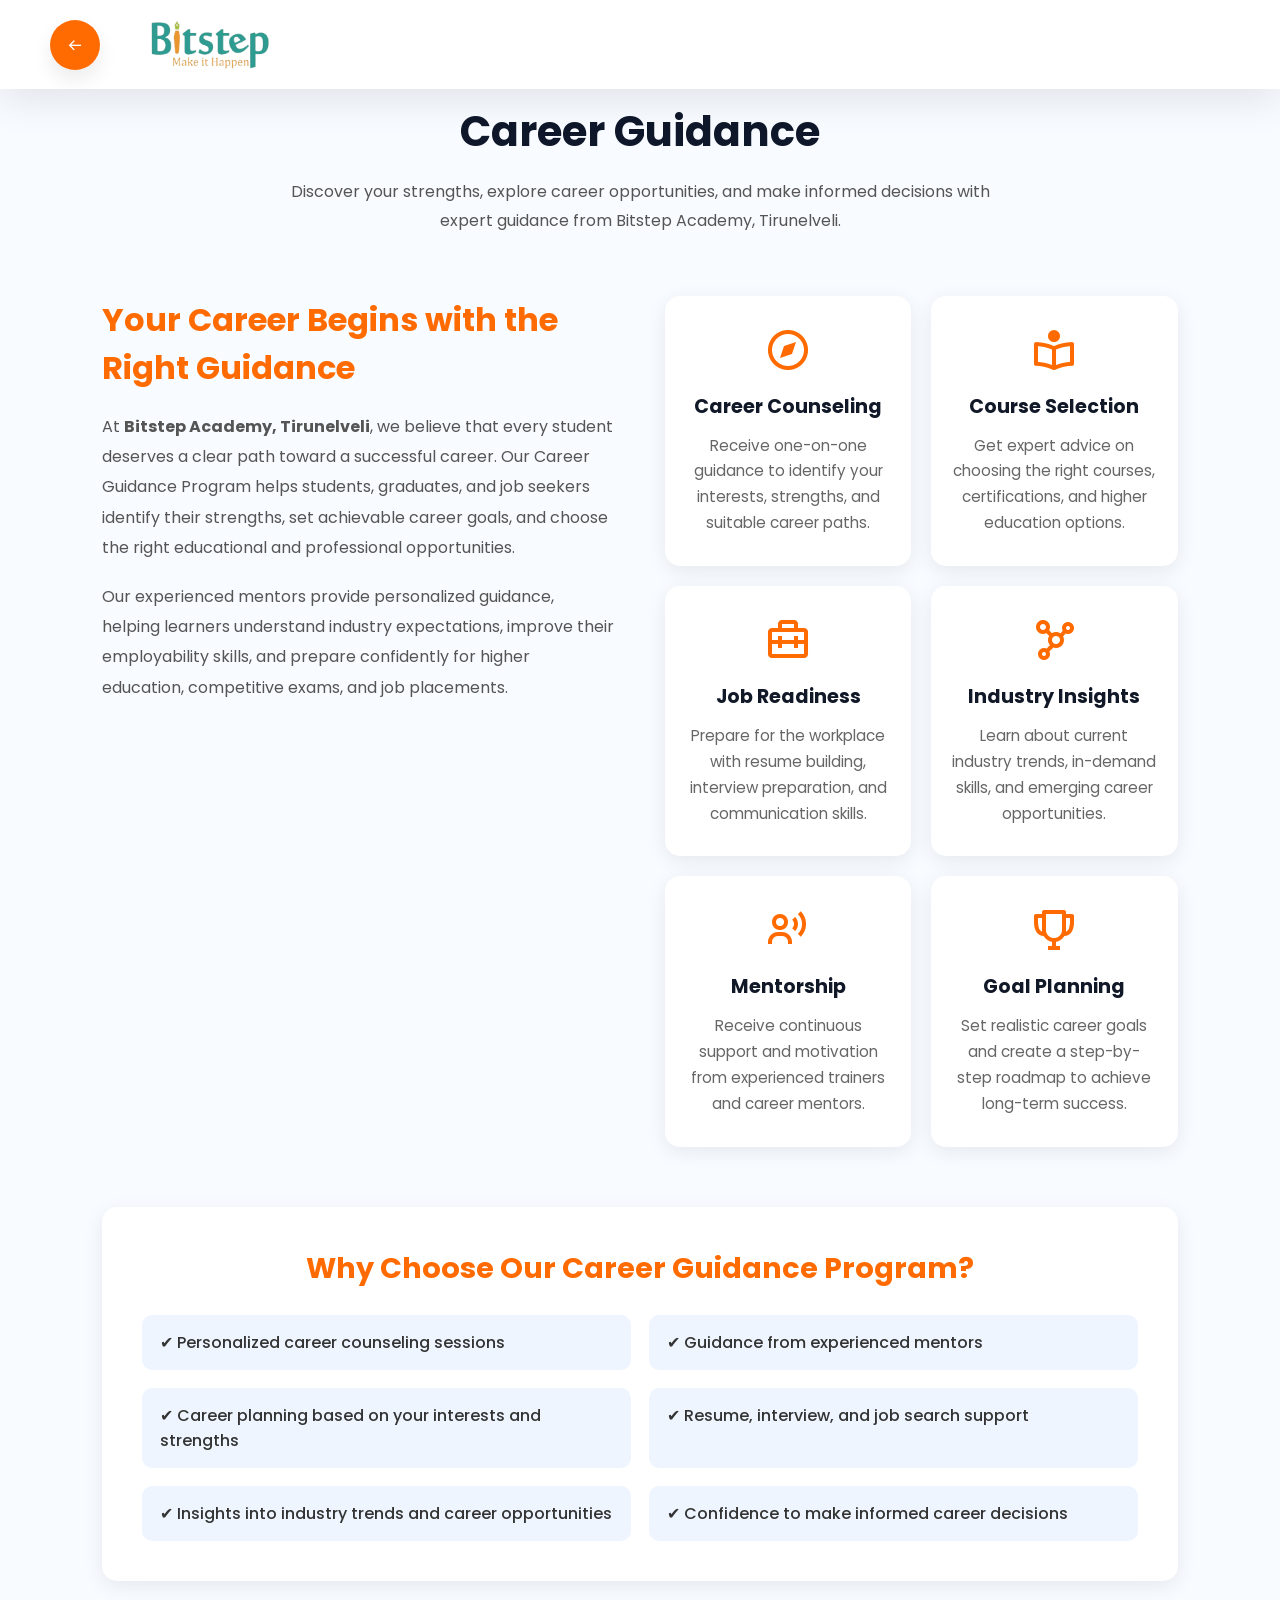
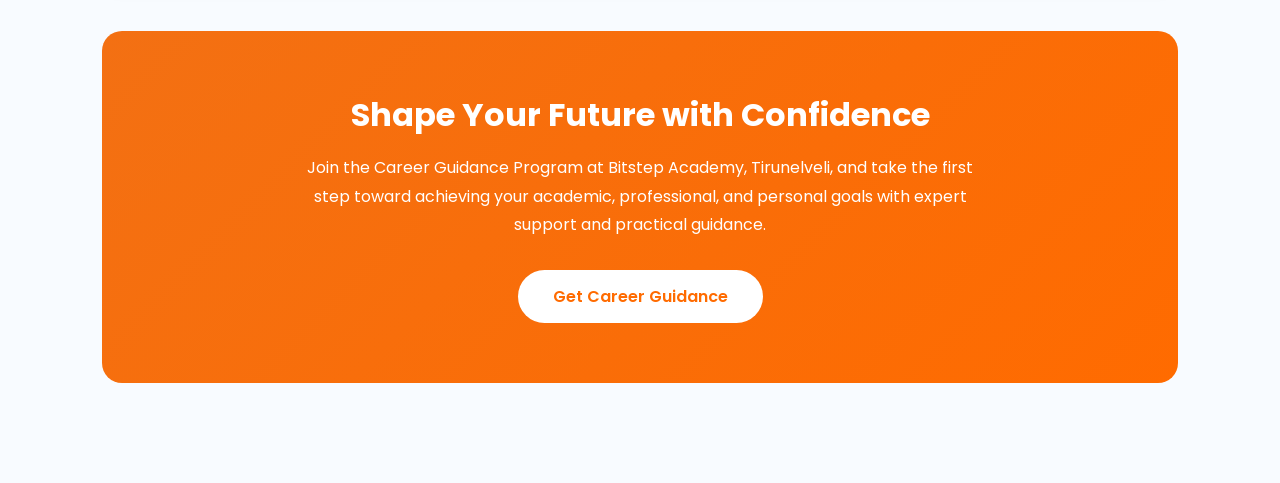
<file: pages/carrer.html>
<!DOCTYPE html>
<html lang="en">
<head>
    <meta charset="UTF-8">
    <meta name="viewport" content="width=device-width, initial-scale=1.0">
    <title>Carrer Guidance | BitStep Academy</title>

    <link href='https://unpkg.com/boxicons@2.1.4/css/boxicons.min.css' rel='stylesheet'>

    <link rel="icon" type="image/png" href="../images/Bitstep_tab-logo_.png">
    <link rel="stylesheet" href="../CSS/carrer.css">

    <link rel="preconnect" href="https://fonts.googleapis.com">
    <link rel="preconnect" href="https://fonts.gstatic.com" crossorigin>
    <link href="https://fonts.googleapis.com/css2?family=Poppins:wght@300;400;500;600;700&display=swap" rel="stylesheet">

</head>
<body>
    
    <nav>
        <div>
            <div class="back-btn"><a href="../index.html#why-us" class="active"><i class='bx bx-arrow-back' ></i></a></div>
            <div class="logo"><img src="../images/Bitstep_logo.png" alt="Bitstep Logo"></div>
        </div>
        
    </nav>

    <!-- ==============================
        Career Guidance Section
    ============================== -->
    <section class="career-guidance" id="career-guidance">
        <div class="container">

            <div class="section-title">
                <h2>Career Guidance</h2>
                <p>
                    Discover your strengths, explore career opportunities, and make
                    informed decisions with expert guidance from Bitstep Academy,
                    Tirunelveli.
                </p>
            </div>

            <div class="career-content">

                <div class="career-text">
                    <h3>Your Career Begins with the Right Guidance</h3>

                    <p>
                        At <strong>Bitstep Academy, Tirunelveli</strong>, we believe
                        that every student deserves a clear path toward a successful
                        career. Our Career Guidance Program helps students,
                        graduates, and job seekers identify their strengths, set
                        achievable career goals, and choose the right educational
                        and professional opportunities.
                    </p>

                    <p>
                        Our experienced mentors provide personalized guidance,
                        helping learners understand industry expectations, improve
                        their employability skills, and prepare confidently for
                        higher education, competitive exams, and job placements.
                    </p>
                </div>

                <div class="career-services">

                    <div class="service-card">
                        <i class="bx bx-compass"></i>
                        <h4>Career Counseling</h4>
                        <p>
                            Receive one-on-one guidance to identify your interests,
                            strengths, and suitable career paths.
                        </p>
                    </div>

                    <div class="service-card">
                        <i class="bx bx-book-reader"></i>
                        <h4>Course Selection</h4>
                        <p>
                            Get expert advice on choosing the right courses,
                            certifications, and higher education options.
                        </p>
                    </div>

                    <div class="service-card">
                        <i class="bx bx-briefcase-alt-2"></i>
                        <h4>Job Readiness</h4>
                        <p>
                            Prepare for the workplace with resume building,
                            interview preparation, and communication skills.
                        </p>
                    </div>

                    <div class="service-card">
                        <i class="bx bx-network-chart"></i>
                        <h4>Industry Insights</h4>
                        <p>
                            Learn about current industry trends, in-demand skills,
                            and emerging career opportunities.
                        </p>
                    </div>

                    <div class="service-card">
                        <i class="bx bx-user-voice"></i>
                        <h4>Mentorship</h4>
                        <p>
                            Receive continuous support and motivation from
                            experienced trainers and career mentors.
                        </p>
                    </div>

                    <div class="service-card">
                        <i class="bx bx-trophy"></i>
                        <h4>Goal Planning</h4>
                        <p>
                            Set realistic career goals and create a step-by-step
                            roadmap to achieve long-term success.
                        </p>
                    </div>

                </div>

            </div>

            <div class="career-benefits">
                <h3>Why Choose Our Career Guidance Program?</h3>

                <ul>
                    <li>✔ Personalized career counseling sessions</li>
                    <li>✔ Guidance from experienced mentors</li>
                    <li>✔ Career planning based on your interests and strengths</li>
                    <li>✔ Resume, interview, and job search support</li>
                    <li>✔ Insights into industry trends and career opportunities</li>
                    <li>✔ Confidence to make informed career decisions</li>
                </ul>
            </div>

            <div class="career-cta">
                <h3>Shape Your Future with Confidence</h3>

                <p>
                    Join the Career Guidance Program at Bitstep Academy,
                    Tirunelveli, and take the first step toward achieving your
                    academic, professional, and personal goals with expert support
                    and practical guidance.
                </p>

                <a href="../index.html#contact" class="btn">Get Career Guidance</a>
            </div>

        </div>
    </section>

</body>
</html>
</file>
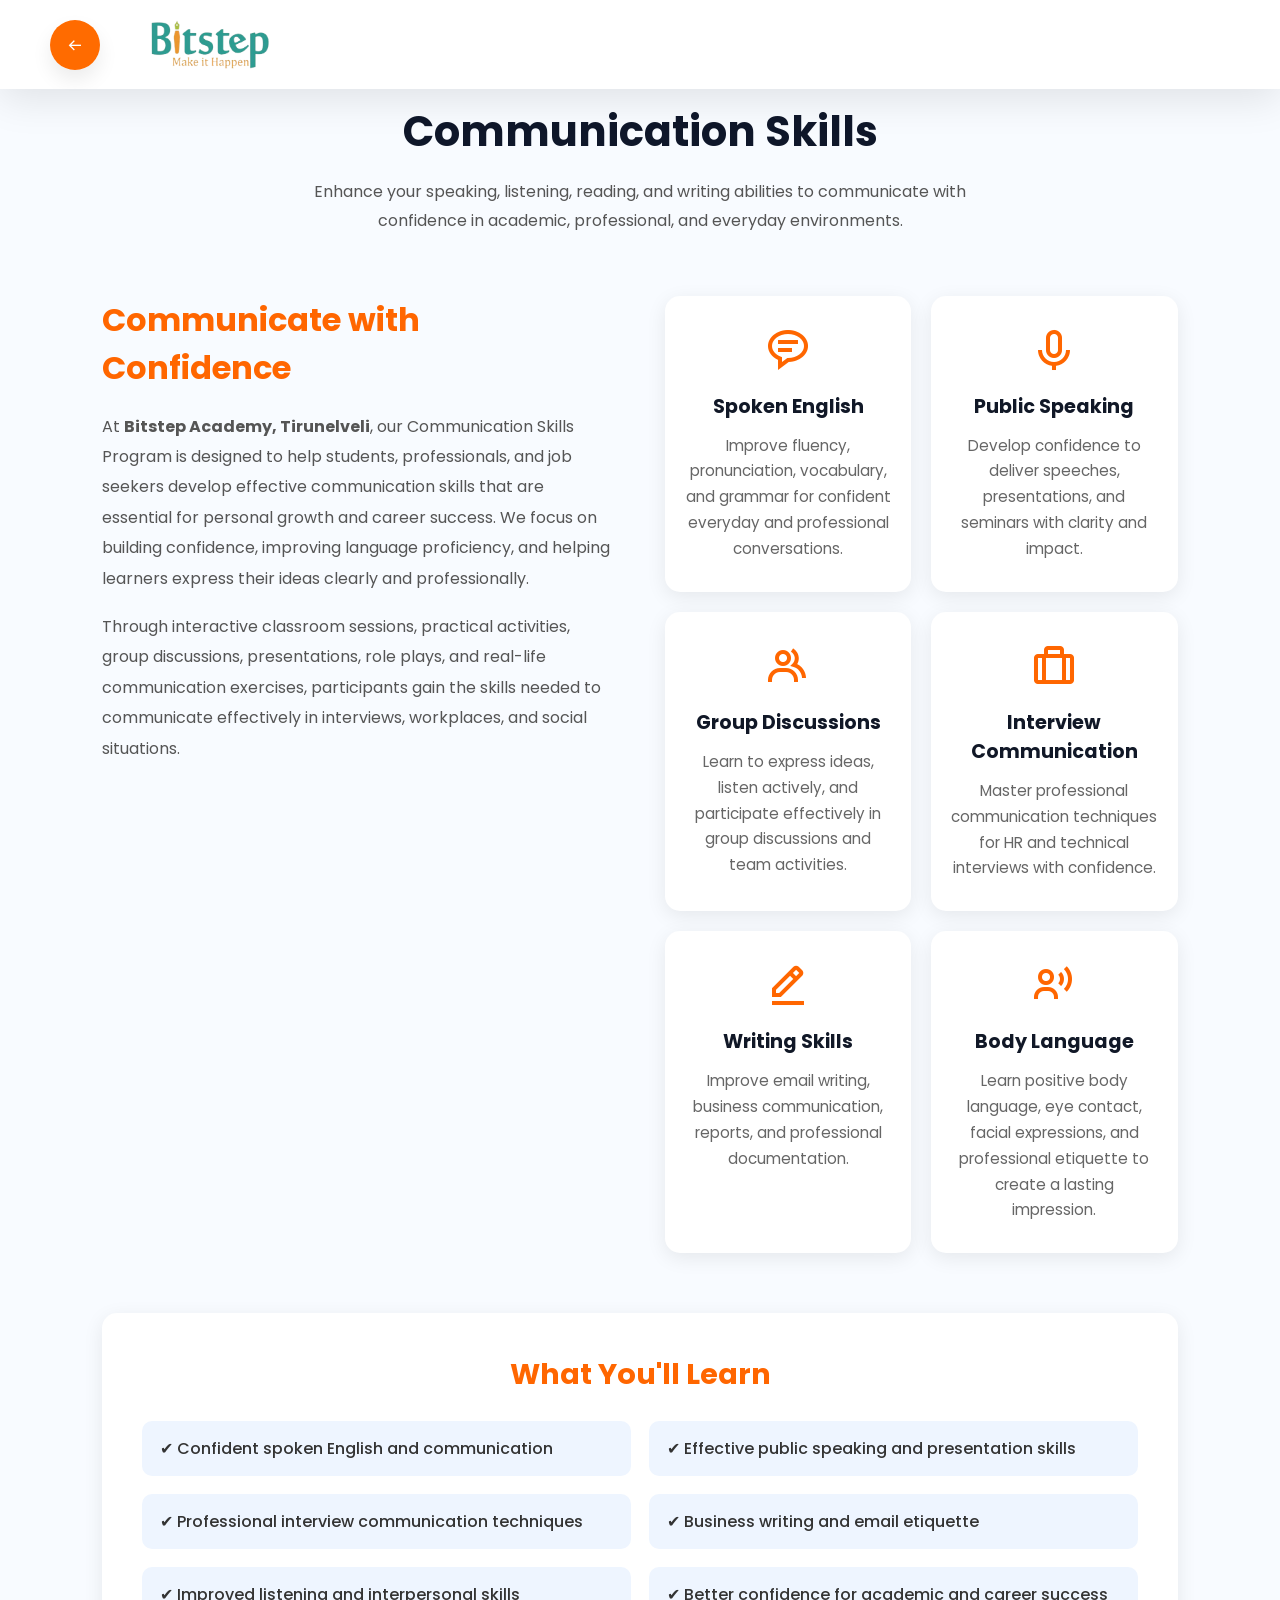
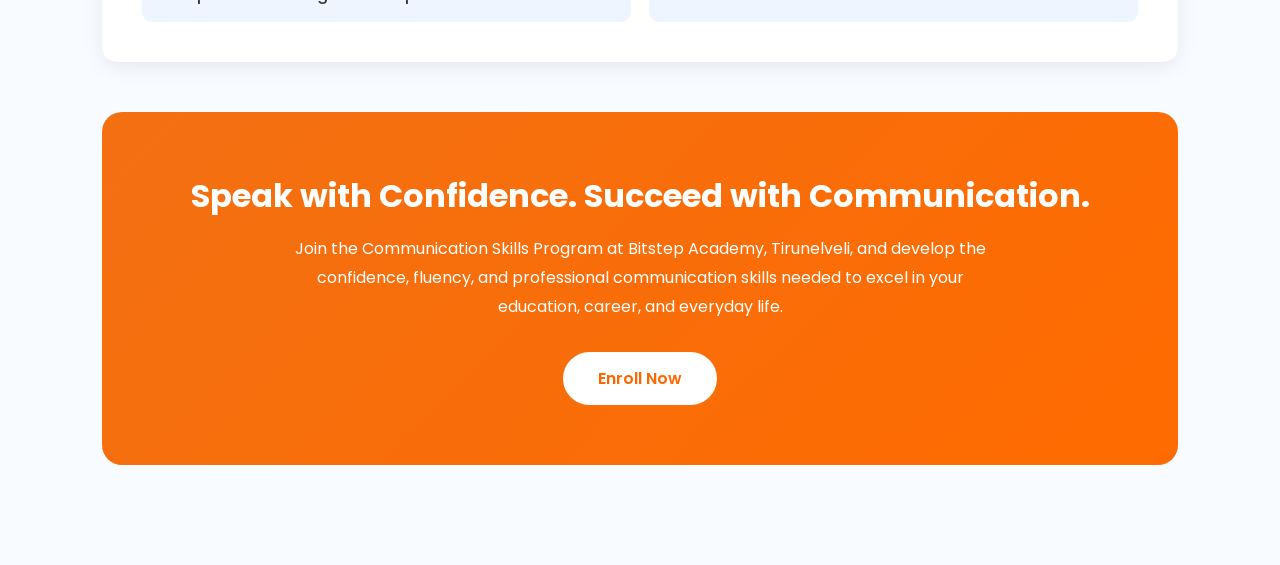
<file: pages/communication.html>
<!DOCTYPE html>
<html lang="en">
    <head>
        <meta charset="UTF-8">
        <meta name="viewport" content="width=device-width, initial-scale=1.0">
        <meta name="description" content="Communication Skills Training at Bitstep Academy. Improve Spoken English, Public Speaking, Personality Development, Interview Skills, and Professional Communication.">
        <title>Expert Trainers | Bitstep Academy</title>

        <!-- ICON -->
        <link href='https://unpkg.com/boxicons@2.1.4/css/boxicons.min.css' rel='stylesheet'>

        <link rel="icon" type="image/png" href="../images/Bitstep_tab-logo_.png">
        <link rel="stylesheet" href="../CSS/communication.css">

        <link rel="preconnect" href="https://fonts.googleapis.com">
        <link rel="preconnect" href="https://fonts.gstatic.com" crossorigin>
        <link href="https://fonts.googleapis.com/css2?family=Poppins:wght@300;400;500;600;700&display=swap" rel="stylesheet">
    
    </head>
    <body>

        <nav>
            <div>
                <div class="back-btn"><a href="../index.html#why-us" class="active"><i class='bx bx-arrow-back' ></i></a></div>
                <div class="logo"><img src="../images/Bitstep_logo.png" alt="Bitstep Logo"></div>
            </div>
            <!-- <ul id="navbar">
                <li><a href="#communication" class="active">Communication Training</a></li>
                <li><a href="#our-team">Our Team</a></li>
            </ul>
            <div id="menu-btn" aria-label="Menu"><i class='bx bx-menu'></i></div> -->
        </nav>

        <!-- ==============================
                Communication Skills Section
            ============================== -->
            <section class="communication-skills" id="communication-skills">
                <div class="container">

                    <div class="section-title">
                        <h2>Communication Skills</h2>
                        <p>
                            Enhance your speaking, listening, reading, and writing abilities
                            to communicate with confidence in academic, professional, and
                            everyday environments.
                        </p>
                    </div>

                    <div class="communication-content">

                        <div class="communication-text">
                            <h3>Communicate with Confidence</h3>

                            <p>
                                At <strong>Bitstep Academy, Tirunelveli</strong>, our
                                Communication Skills Program is designed to help students,
                                professionals, and job seekers develop effective communication
                                skills that are essential for personal growth and career
                                success. We focus on building confidence, improving language
                                proficiency, and helping learners express their ideas clearly
                                and professionally.
                            </p>

                            <p>
                                Through interactive classroom sessions, practical activities,
                                group discussions, presentations, role plays, and real-life
                                communication exercises, participants gain the skills needed
                                to communicate effectively in interviews, workplaces, and
                                social situations.
                            </p>
                        </div>

                        <div class="communication-services">

                            <div class="service-card">
                                <i class="bx bx-message-rounded-detail"></i>
                                <h4>Spoken English</h4>
                                <p>
                                    Improve fluency, pronunciation, vocabulary, and grammar
                                    for confident everyday and professional conversations.
                                </p>
                            </div>

                            <div class="service-card">
                                <i class="bx bx-microphone"></i>
                                <h4>Public Speaking</h4>
                                <p>
                                    Develop confidence to deliver speeches, presentations,
                                    and seminars with clarity and impact.
                                </p>
                            </div>

                            <div class="service-card">
                                <i class="bx bx-group"></i>
                                <h4>Group Discussions</h4>
                                <p>
                                    Learn to express ideas, listen actively, and participate
                                    effectively in group discussions and team activities.
                                </p>
                            </div>

                            <div class="service-card">
                                <i class="bx bx-briefcase-alt"></i>
                                <h4>Interview Communication</h4>
                                <p>
                                    Master professional communication techniques for HR and
                                    technical interviews with confidence.
                                </p>
                            </div>

                            <div class="service-card">
                                <i class="bx bx-edit-alt"></i>
                                <h4>Writing Skills</h4>
                                <p>
                                    Improve email writing, business communication, reports,
                                    and professional documentation.
                                </p>
                            </div>

                            <div class="service-card">
                                <i class="bx bx-user-voice"></i>
                                <h4>Body Language</h4>
                                <p>
                                    Learn positive body language, eye contact, facial
                                    expressions, and professional etiquette to create a
                                    lasting impression.
                                </p>
                            </div>

                        </div>

                    </div>

                    <div class="communication-benefits">
                        <h3>What You'll Learn</h3>

                        <ul>
                            <li>✔ Confident spoken English and communication</li>
                            <li>✔ Effective public speaking and presentation skills</li>
                            <li>✔ Professional interview communication techniques</li>
                            <li>✔ Business writing and email etiquette</li>
                            <li>✔ Improved listening and interpersonal skills</li>
                            <li>✔ Better confidence for academic and career success</li>
                        </ul>
                    </div>

                    <div class="communication-cta">
                        <h3>Speak with Confidence. Succeed with Communication.</h3>

                        <p>
                            Join the Communication Skills Program at Bitstep Academy,
                            Tirunelveli, and develop the confidence, fluency, and
                            professional communication skills needed to excel in your
                            education, career, and everyday life.
                        </p>

                        <a href="../index.html#contact" class="btn">Enroll Now</a>
                    </div>

                </div>
            </section>

        <!-- <section id="our-team" class="ourtraining">
            <div class="heading">
                <h5>OUR TEAM</h5>
                <h1>Meet <span>Our Team</span></h1>

                <p>Our team of passionate educators and experienced trainers is committed to helping every learner achieve their goals. With expertise in language development, communication, career guidance, and personal growth, we create an engaging learning environment that inspires confidence, creativity, and lifelong success.</p>
            </div>

            <div class="team-container">
                <div class="trainer-card">
                    <img src="../images/Employees Images/employee-image-1.webp" alt="Dr. Priya Raman" loading="lazy">

                    <div class="trainer-content">
                        <h3>Dr. Priya Raman</h3>
                        <h5>Senior English & Communication Skills Trainer</h5>

                        <p>
                            Dr. Priya Raman has over 10 years of experience in English language
                            training. She specializes in Spoken English, IELTS preparation,
                            Grammar, Public Speaking, and Soft Skills. She is passionate about
                            helping students communicate confidently and achieve their career goals.
                        </p>

                        <div class="skills">
                            <span>Spoken English</span>
                            <span>IELTS</span>
                            <span>Grammar</span>
                            <span>Soft Skills</span>
                        </div>
                    </div>
                </div>
                <div class="trainer-card">
                    <img src="../images/Employees Images/employee-image-1.webp" alt="Dr. Priya Raman" loading="lazy">

                    <div class="trainer-content">
                        <h3>Dr. Priya Raman</h3>
                        <h5>Senior English & Communication Skills Trainer</h5>

                        <p>
                            Dr. Priya Raman has over 10 years of experience in English language
                            training. She specializes in Spoken English, IELTS preparation,
                            Grammar, Public Speaking, and Soft Skills. She is passionate about
                            helping students communicate confidently and achieve their career goals.
                        </p>

                        <div class="skills">
                            <span>Spoken English</span>
                            <span>IELTS</span>
                            <span>Grammar</span>
                            <span>Soft Skills</span>
                        </div>
                    </div>
                </div>
            </div>
        </section> -->

        <script>
            // ======================================
            // MOBILE MENU
            // ======================================

            const menuBtn = document.getElementById("menu-btn");
            const navbar = document.getElementById("navbar");

            if (menuBtn && navbar) {

                menuBtn.addEventListener("click", () => {
                    navbar.classList.toggle("active");
                    menuBtn.innerHTML = navbar.classList.contains("active") ? "<i class='bx bx-x'></i>" : "<i class='bx bx-menu'></i>";
                });

                document.querySelectorAll("#navbar a").forEach(link => {
                    link.addEventListener("click", () => {
                        navbar.classList.remove("active");
                        menuBtn.innerHTML = "☰";
                    });
                });

            }

            // ======================================
            // ACTIVE NAVIGATION
            // ======================================

            const sections = document.querySelectorAll("section");
            const navLinks = document.querySelectorAll("#navbar li a");

            window.addEventListener("scroll", () => {

                let current = "";

                sections.forEach(section => {

                    const sectionTop = section.offsetTop - 120;
                    const sectionHeight = section.offsetHeight;

                    if (
                        window.scrollY >= sectionTop &&
                        window.scrollY < sectionTop + sectionHeight
                    ) {
                        current = section.getAttribute("id");
                    }

                });

                navLinks.forEach(link => {

                    link.classList.remove("active");

                    if (link.getAttribute("href") === "#" + current) {
                        link.classList.add("active");
                    }

                });

            });

            // ======================================
            // SCROLL TO TOP BUTTON
            // ======================================

            const scrollBtn = document.createElement("div");

            scrollBtn.className = "scroll-top";
            scrollBtn.innerHTML = "↑";

            document.body.appendChild(scrollBtn);

            window.addEventListener("scroll", () => {

                if (window.scrollY > 500) {
                    scrollBtn.classList.add("show");
                } else {
                    scrollBtn.classList.remove("show");
                }

            });

            scrollBtn.addEventListener("click", () => {

                window.scrollTo({
                    top: 0,
                    behavior: "smooth"
                });

            });
        </script>
    </body>
</html>
</file>
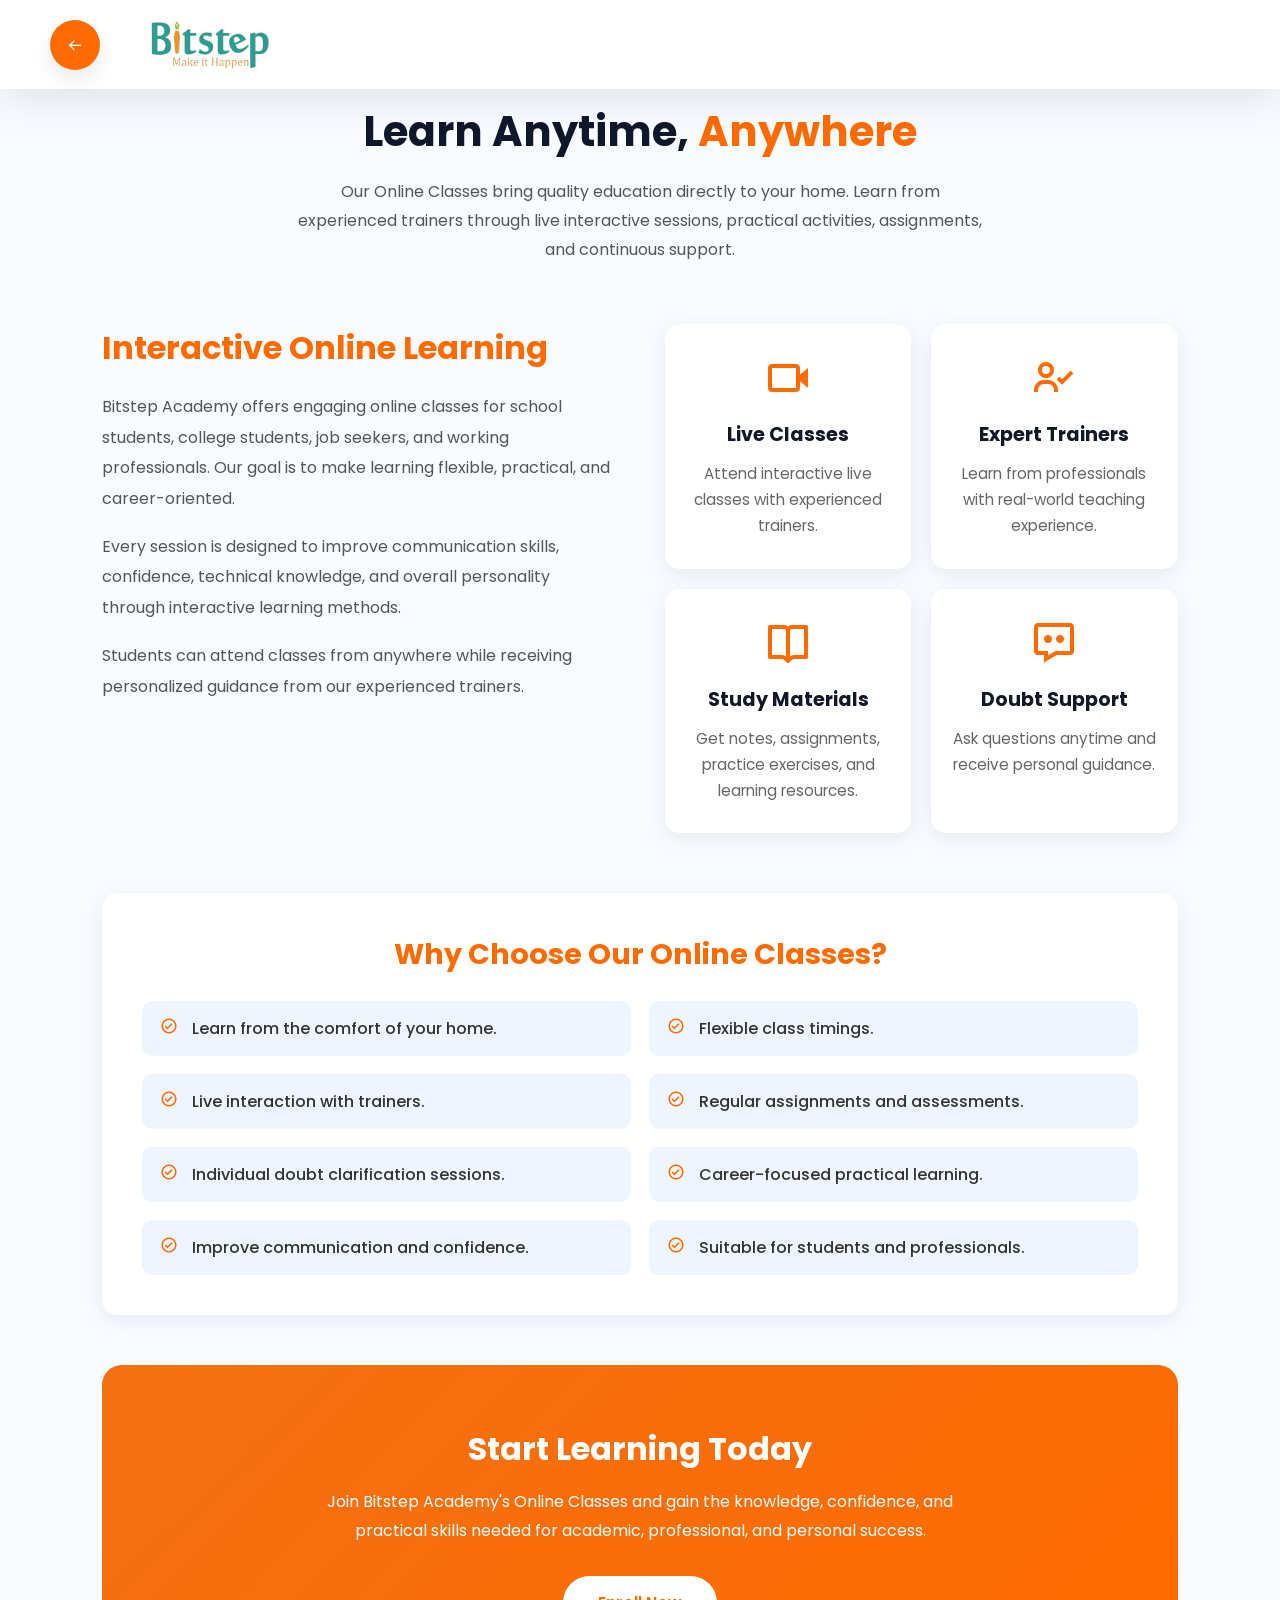
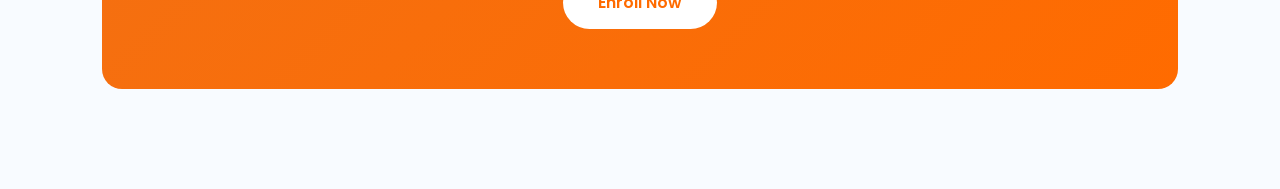
<file: pages/online.html>
<!DOCTYPE html>
<html lang="en">

<head>

    <meta charset="UTF-8">
    <meta name="viewport" content="width=device-width, initial-scale=1.0">

    <title>Online Classes | Bitstep Academy</title>

    <!-- Boxicons -->
    <link href="https://unpkg.com/boxicons@2.1.4/css/boxicons.min.css" rel="stylesheet">

    <link rel="preconnect" href="https://fonts.googleapis.com">
    <link rel="preconnect" href="https://fonts.gstatic.com" crossorigin>
    <link href="https://fonts.googleapis.com/css2?family=Poppins:wght@300;400;500;600;700&display=swap" rel="stylesheet">

    <!-- CSS -->
    <link rel="stylesheet" href="../CSS/online.css">

</head>

<body>


    <nav>
        <div>
            <div class="back-btn"><a href="../index.html#why-us" class="active"><i class='bx bx-arrow-back' ></i></a></div>
            <div class="logo"><img src="../images/Bitstep_logo.png" alt="Bitstep Logo"></div>
        </div>
        
    </nav>

    <!-- ==========================================
            ONLINE CLASSES
    =========================================== -->

    <section class="online-classes">

        <div class="container">

            <div class="section-title">

                <h2>
                    Learn Anytime,
                    <span>Anywhere</span>
                </h2>

                <p>
                    Our Online Classes bring quality education directly to your home.
                    Learn from experienced trainers through live interactive sessions,
                    practical activities, assignments, and continuous support.
                </p>

            </div>

            <div class="online-content">

                <div class="online-text">

                    <h3>Interactive Online Learning</h3>

                    <p>
                        Bitstep Academy offers engaging online classes for school students,
                        college students, job seekers, and working professionals. Our goal
                        is to make learning flexible, practical, and career-oriented.
                    </p>

                    <p>
                        Every session is designed to improve communication skills,
                        confidence, technical knowledge, and overall personality
                        through interactive learning methods.
                    </p>

                    <p>
                        Students can attend classes from anywhere while receiving
                        personalized guidance from our experienced trainers.
                    </p>

                </div>

                <div class="online-features">

                    <div class="feature-card">

                        <i class='bx bx-video'></i>

                        <h4>Live Classes</h4>

                        <p>
                            Attend interactive live classes with experienced trainers.
                        </p>

                    </div>

                    <div class="feature-card">

                        <i class='bx bx-user-check'></i>

                        <h4>Expert Trainers</h4>

                        <p>
                            Learn from professionals with real-world teaching experience.
                        </p>

                    </div>

                    <div class="feature-card">

                        <i class='bx bx-book-open'></i>

                        <h4>Study Materials</h4>

                        <p>
                            Get notes, assignments, practice exercises, and learning resources.
                        </p>

                    </div>

                    <div class="feature-card">

                        <i class='bx bx-message-dots'></i>

                        <h4>Doubt Support</h4>

                        <p>
                            Ask questions anytime and receive personal guidance.
                        </p>

                    </div>

                </div>

            </div>

            <!-- ==========================================
                    BENEFITS
            =========================================== -->

            <div class="online-benefits">

                <h3>Why Choose Our Online Classes?</h3>

                <ul>

                    <li><i class='bx bx-check-circle'></i> Learn from the comfort of your home.</li>

                    <li><i class='bx bx-check-circle'></i> Flexible class timings.</li>

                    <li><i class='bx bx-check-circle'></i> Live interaction with trainers.</li>

                    <li><i class='bx bx-check-circle'></i> Regular assignments and assessments.</li>

                    <li><i class='bx bx-check-circle'></i> Individual doubt clarification sessions.</li>

                    <li><i class='bx bx-check-circle'></i> Career-focused practical learning.</li>

                    <li><i class='bx bx-check-circle'></i> Improve communication and confidence.</li>

                    <li><i class='bx bx-check-circle'></i> Suitable for students and professionals.</li>

                </ul>

            </div>

            <!-- ==========================================
                    CTA
            =========================================== -->

            <div class="online-cta">

                <h3>Start Learning Today</h3>

                <p>
                    Join Bitstep Academy's Online Classes and gain the knowledge,
                    confidence, and practical skills needed for academic,
                    professional, and personal success.
                </p>

                <a href="../index.html#contact" class="btn">
                    Enroll Now
                </a>

            </div>

        </div>

    </section>

</body>

</html>
</file>
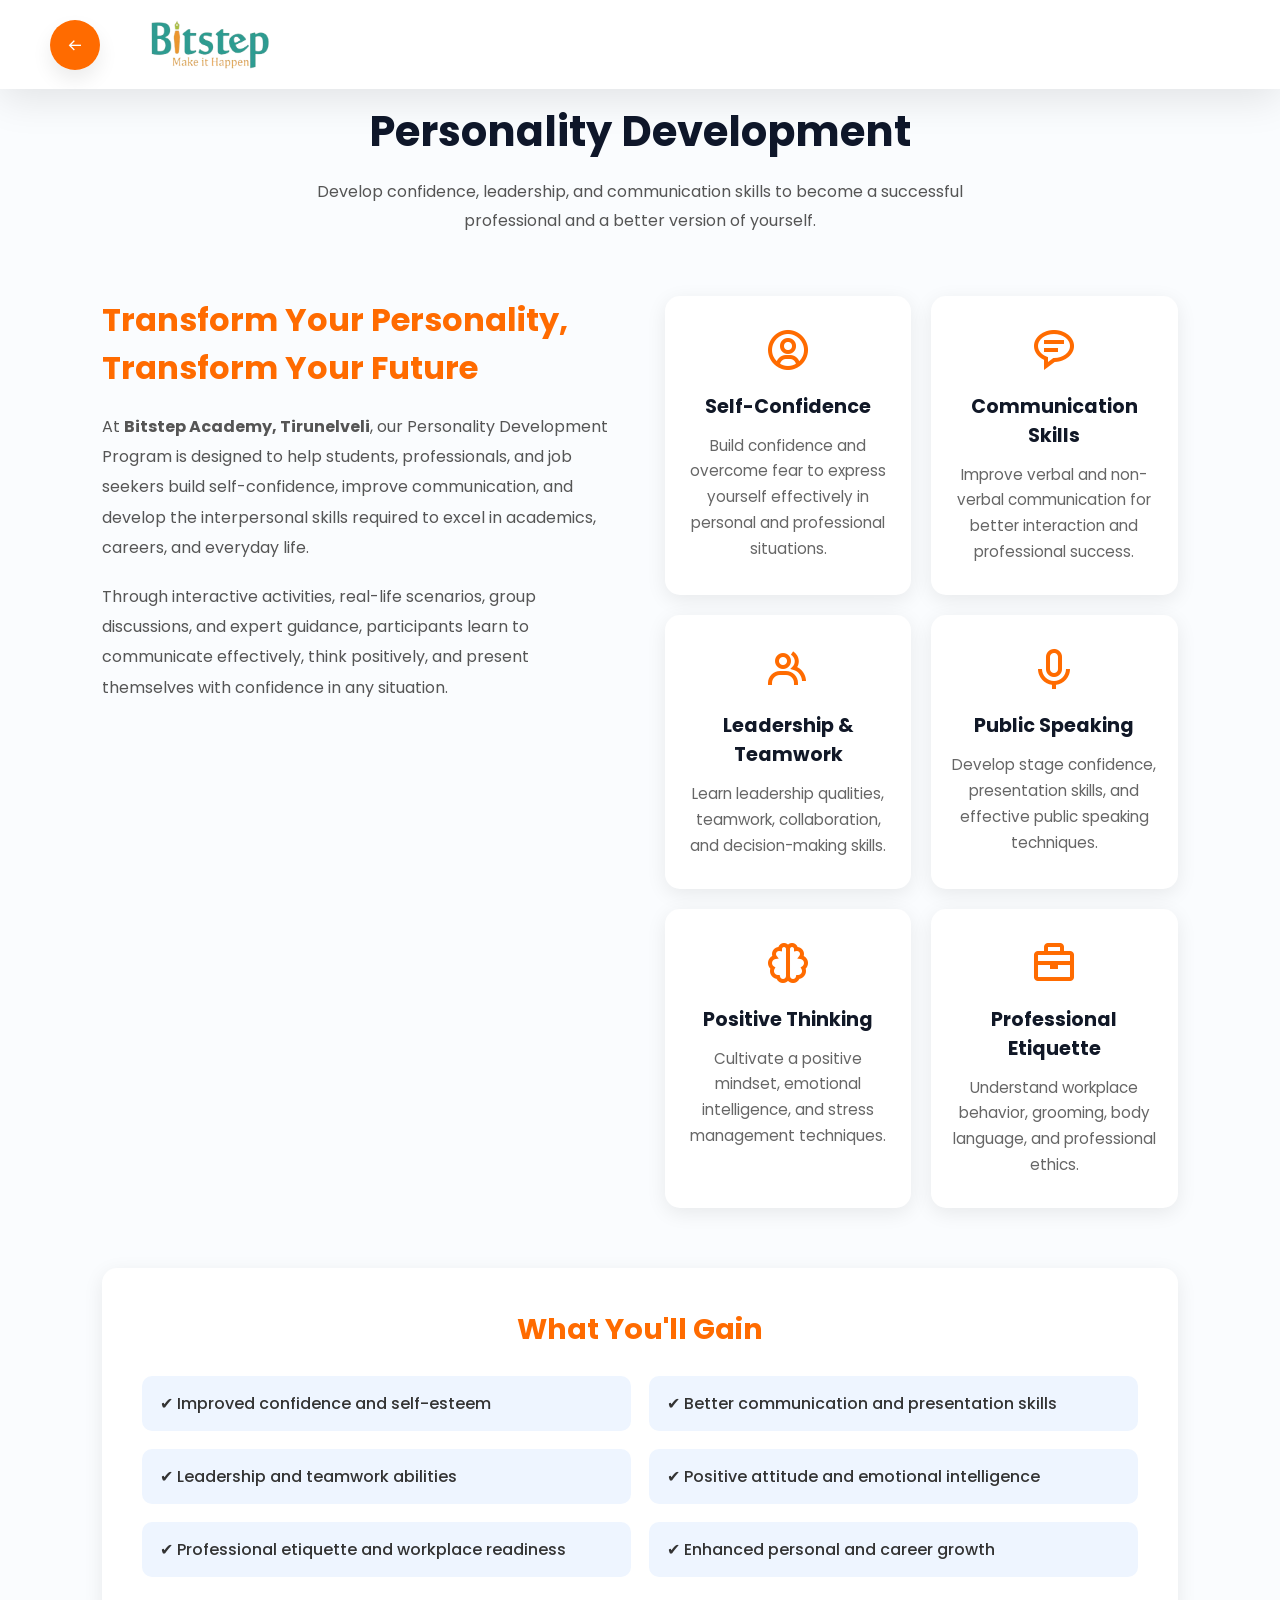
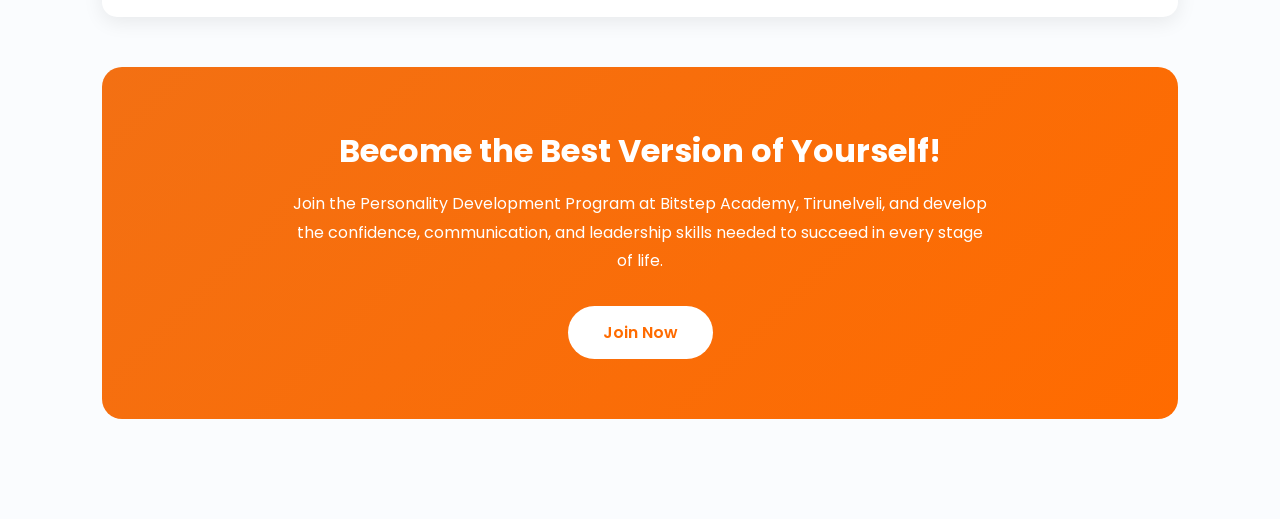
<file: pages/personality.html>
<!DOCTYPE html>
<html lang="en">
<head>
    <meta charset="UTF-8">
    <meta name="viewport" content="width=device-width, initial-scale=1.0">
    <title>Personality Development / Bitstep Academy</title>

    <link href='https://unpkg.com/boxicons@2.1.4/css/boxicons.min.css' rel='stylesheet'>

    <link rel="icon" type="image/png" href="../images/Bitstep_tab-logo_.png">
    <link rel="stylesheet" href="../CSS/personality.css">

    <link rel="preconnect" href="https://fonts.googleapis.com">
    <link rel="preconnect" href="https://fonts.gstatic.com" crossorigin>
    <link href="https://fonts.googleapis.com/css2?family=Poppins:wght@300;400;500;600;700&display=swap" rel="stylesheet">

</head>
<body>

    <nav>
        <div>
            <div class="back-btn"><a href="../index.html#why-us" class="active"><i class='bx bx-arrow-back' ></i></a></div>
            <div class="logo"><img src="../images/Bitstep_logo.png" alt="Bitstep Logo"></div>
        </div>
        <!-- <ul id="navbar">
            <li><a href="#personality-development" class="active">Our Training</a></li>
            <li><a href="#our-team">Our Team</a></li>
        </ul>
        <div id="menu-btn" aria-label="Menu"><i class='bx bx-menu'></i></div> -->
    </nav>

    <!-- ==============================
    Personality Development Section
    ============================== -->
    <section class="personality-development" id="personality-development">
        <div class="container">

            <div class="section-title">
                <h2>Personality Development</h2>
                <p>
                    Develop confidence, leadership, and communication skills to
                    become a successful professional and a better version of yourself.
                </p>
            </div>

            <div class="personality-content">

                <div class="personality-text">
                    <h3>Transform Your Personality, Transform Your Future</h3>

                    <p>
                        At <strong>Bitstep Academy, Tirunelveli</strong>, our
                        Personality Development Program is designed to help students,
                        professionals, and job seekers build self-confidence, improve
                        communication, and develop the interpersonal skills required
                        to excel in academics, careers, and everyday life.
                    </p>

                    <p>
                        Through interactive activities, real-life scenarios, group
                        discussions, and expert guidance, participants learn to
                        communicate effectively, think positively, and present
                        themselves with confidence in any situation.
                    </p>
                </div>

                <div class="personality-services">

                    <div class="service-card">
                        <i class="bx bx-user-circle"></i>
                        <h4>Self-Confidence</h4>
                        <p>
                            Build confidence and overcome fear to express yourself
                            effectively in personal and professional situations.
                        </p>
                    </div>

                    <div class="service-card">
                        <i class="bx bx-message-rounded-detail"></i>
                        <h4>Communication Skills</h4>
                        <p>
                            Improve verbal and non-verbal communication for better
                            interaction and professional success.
                        </p>
                    </div>

                    <div class="service-card">
                        <i class="bx bx-group"></i>
                        <h4>Leadership & Teamwork</h4>
                        <p>
                            Learn leadership qualities, teamwork, collaboration,
                            and decision-making skills.
                        </p>
                    </div>

                    <div class="service-card">
                        <i class="bx bx-microphone"></i>
                        <h4>Public Speaking</h4>
                        <p>
                            Develop stage confidence, presentation skills, and
                            effective public speaking techniques.
                        </p>
                    </div>

                    <div class="service-card">
                        <i class="bx bx-brain"></i>
                        <h4>Positive Thinking</h4>
                        <p>
                            Cultivate a positive mindset, emotional intelligence,
                            and stress management techniques.
                        </p>
                    </div>

                    <div class="service-card">
                        <i class="bx bx-briefcase"></i>
                        <h4>Professional Etiquette</h4>
                        <p>
                            Understand workplace behavior, grooming, body language,
                            and professional ethics.
                        </p>
                    </div>

                </div>

            </div>

            <div class="personality-benefits">
                <h3>What You'll Gain</h3>

                <ul>
                    <li>✔ Improved confidence and self-esteem</li>
                    <li>✔ Better communication and presentation skills</li>
                    <li>✔ Leadership and teamwork abilities</li>
                    <li>✔ Positive attitude and emotional intelligence</li>
                    <li>✔ Professional etiquette and workplace readiness</li>
                    <li>✔ Enhanced personal and career growth</li>
                </ul>
            </div>

            <div class="personality-cta">
                <h3>Become the Best Version of Yourself!</h3>

                <p>
                    Join the Personality Development Program at Bitstep Academy,
                    Tirunelveli, and develop the confidence, communication, and
                    leadership skills needed to succeed in every stage of life.
                </p>

                <a href="../index.html#contact" class="btn">Join Now</a>
            </div>

        </div>
    </section>

    <!-- <section id="our-team" class="ourtraining">
        <div class="heading">
            <h5>OUR TEAM</h5>
            <h1>Meet <span>Our Team</span></h1>

            <p>Our team of passionate educators and experienced trainers is committed to helping every learner achieve their goals. With expertise in language development, communication, career guidance, and personal growth, we create an engaging learning environment that inspires confidence, creativity, and lifelong success.</p>
        </div>

        <div class="team-container">
            <div class="trainer-card">
                <img src="../images/Employees Images/employee-image-1.webp" alt="Dr. Priya Raman">

                <div class="trainer-content">
                    <h3>Dr. Priya Raman</h3>
                    <h5>Senior English & Communication Skills Trainer</h5>

                    <p>
                        Dr. Priya Raman has over 10 years of experience in English language
                        training. She specializes in Spoken English, IELTS preparation,
                        Grammar, Public Speaking, and Soft Skills. She is passionate about
                        helping students communicate confidently and achieve their career goals.
                    </p>

                    <div class="skills">
                        <span>Spoken English</span>
                        <span>IELTS</span>
                        <span>Grammar</span>
                        <span>Soft Skills</span>
                    </div>
                </div>
            </div>
            <div class="trainer-card">
                <img src="../images/Employees Images/employee-image-1.webp" alt="Dr. Priya Raman">

                <div class="trainer-content">
                    <h3>Dr. Priya Raman</h3>
                    <h5>Senior English & Communication Skills Trainer</h5>

                    <p>
                        Dr. Priya Raman has over 10 years of experience in English language
                        training. She specializes in Spoken English, IELTS preparation,
                        Grammar, Public Speaking, and Soft Skills. She is passionate about
                        helping students communicate confidently and achieve their career goals.
                    </p>

                    <div class="skills">
                        <span>Spoken English</span>
                        <span>IELTS</span>
                        <span>Grammar</span>
                        <span>Soft Skills</span>
                    </div>
                </div>
            </div>
            <div class="trainer-card">
                <img src="../images/Employees Images/employee-image-1.webp" alt="Dr. Priya Raman">

                <div class="trainer-content">
                    <h3>Dr. Priya Raman</h3>
                    <h5>Senior English & Communication Skills Trainer</h5>

                    <p>
                        Dr. Priya Raman has over 10 years of experience in English language
                        training. She specializes in Spoken English, IELTS preparation,
                        Grammar, Public Speaking, and Soft Skills. She is passionate about
                        helping students communicate confidently and achieve their career goals.
                    </p>

                    <div class="skills">
                        <span>Spoken English</span>
                        <span>IELTS</span>
                        <span>Grammar</span>
                        <span>Soft Skills</span>
                    </div>
                </div>
            </div>
        </div>
    </section> -->

    <script>
        // ======================================
        // MOBILE MENU
        // ======================================

        const menuBtn = document.getElementById("menu-btn");
        const navbar = document.getElementById("navbar");

        if (menuBtn && navbar) {

            menuBtn.addEventListener("click", () => {
                navbar.classList.toggle("active");
                menuBtn.innerHTML = navbar.classList.contains("active") ? "<i class='bx bx-x'></i>" : "<i class='bx bx-menu'></i>";
            });

            document.querySelectorAll("#navbar a").forEach(link => {
                link.addEventListener("click", () => {
                    navbar.classList.remove("active");
                    menuBtn.innerHTML = "☰";
                });
            });

        }

        // ======================================
        // ACTIVE NAVIGATION
        // ======================================

        const sections = document.querySelectorAll("section");
        const navLinks = document.querySelectorAll("#navbar li a");

        window.addEventListener("scroll", () => {

            let current = "";

            sections.forEach(section => {

                const sectionTop = section.offsetTop - 120;
                const sectionHeight = section.offsetHeight;

                if (
                    window.scrollY >= sectionTop &&
                    window.scrollY < sectionTop + sectionHeight
                ) {
                    current = section.getAttribute("id");
                }

            });

            navLinks.forEach(link => {

                link.classList.remove("active");

                if (link.getAttribute("href") === "#" + current) {
                    link.classList.add("active");
                }

            });

        });

        // ======================================
        // SCROLL TO TOP BUTTON
        // ======================================

        const scrollBtn = document.createElement("div");

        scrollBtn.className = "scroll-top";
        scrollBtn.innerHTML = "↑";

        document.body.appendChild(scrollBtn);

        window.addEventListener("scroll", () => {

            if (window.scrollY > 500) {
                scrollBtn.classList.add("show");
            } else {
                scrollBtn.classList.remove("show");
            }

        });

        scrollBtn.addEventListener("click", () => {

            window.scrollTo({
                top: 0,
                behavior: "smooth"
            });

        });
    </script>
    
</body>
</html>
</file>
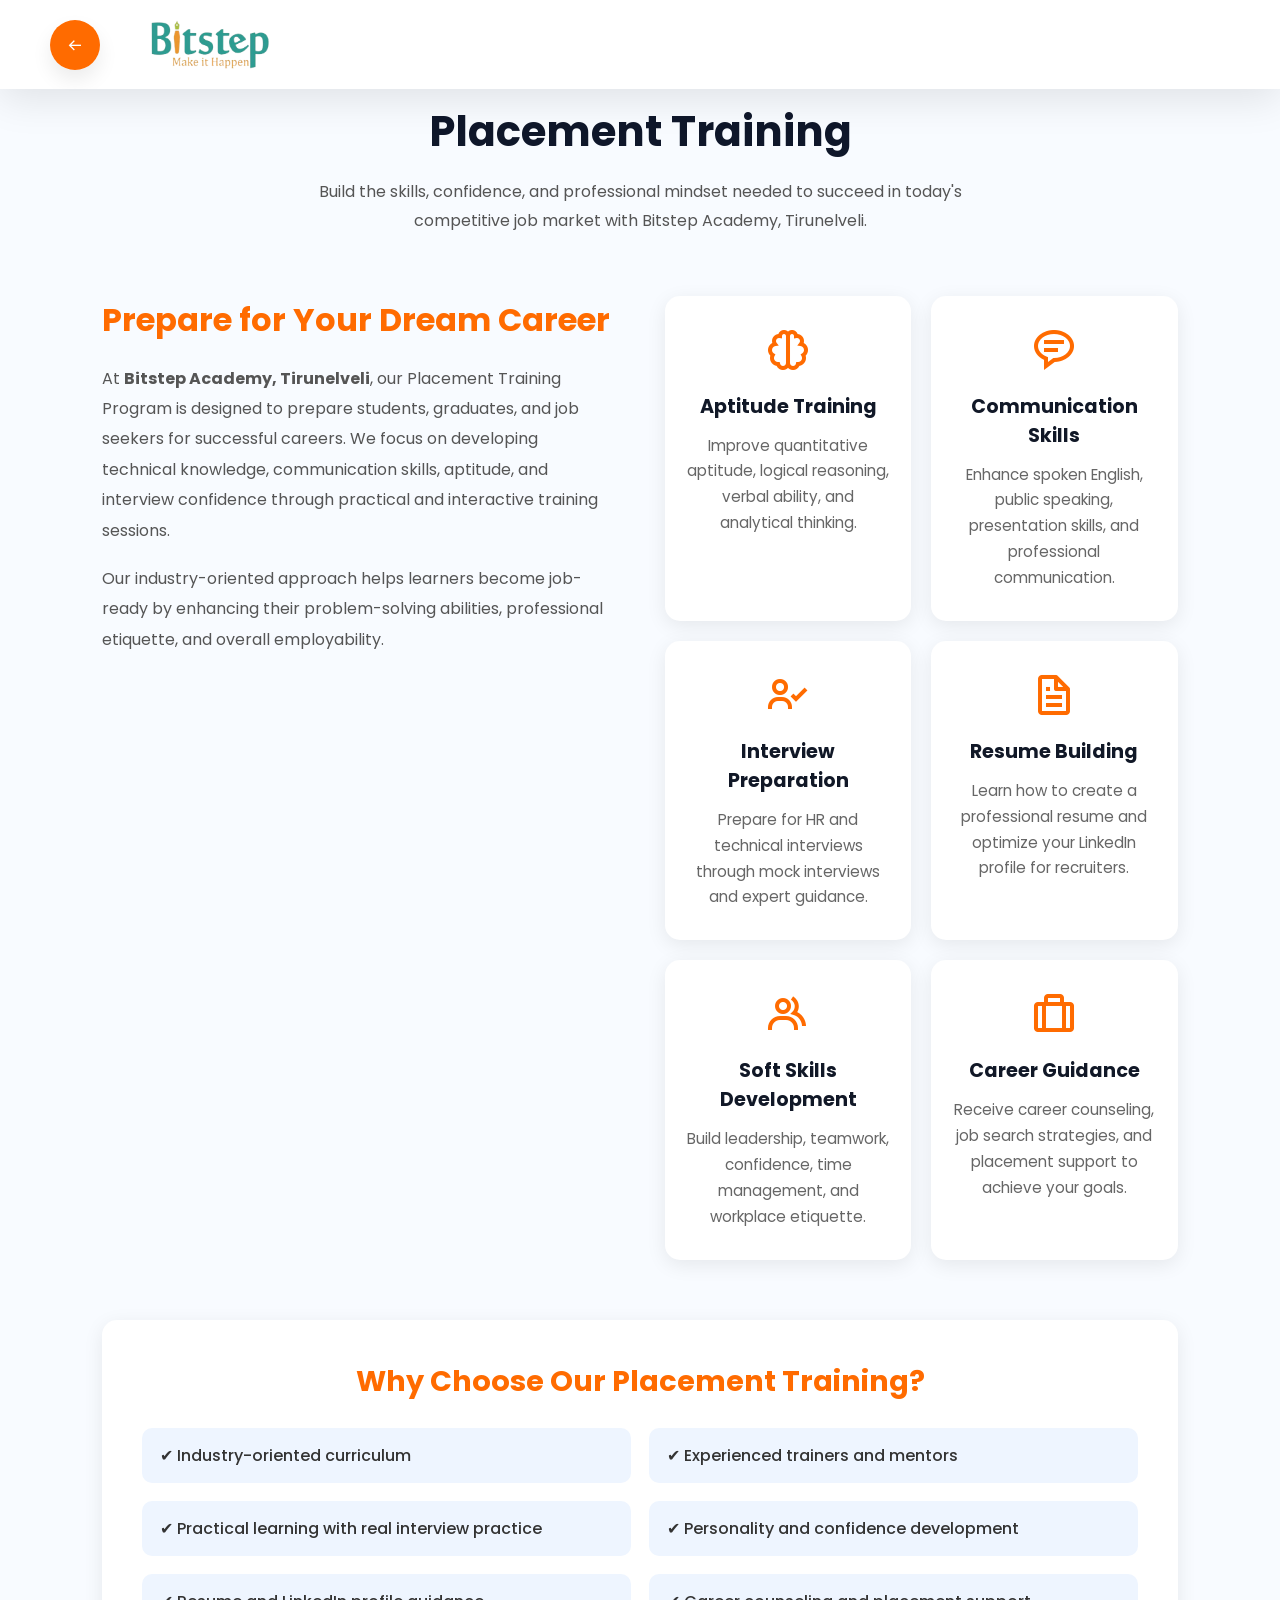
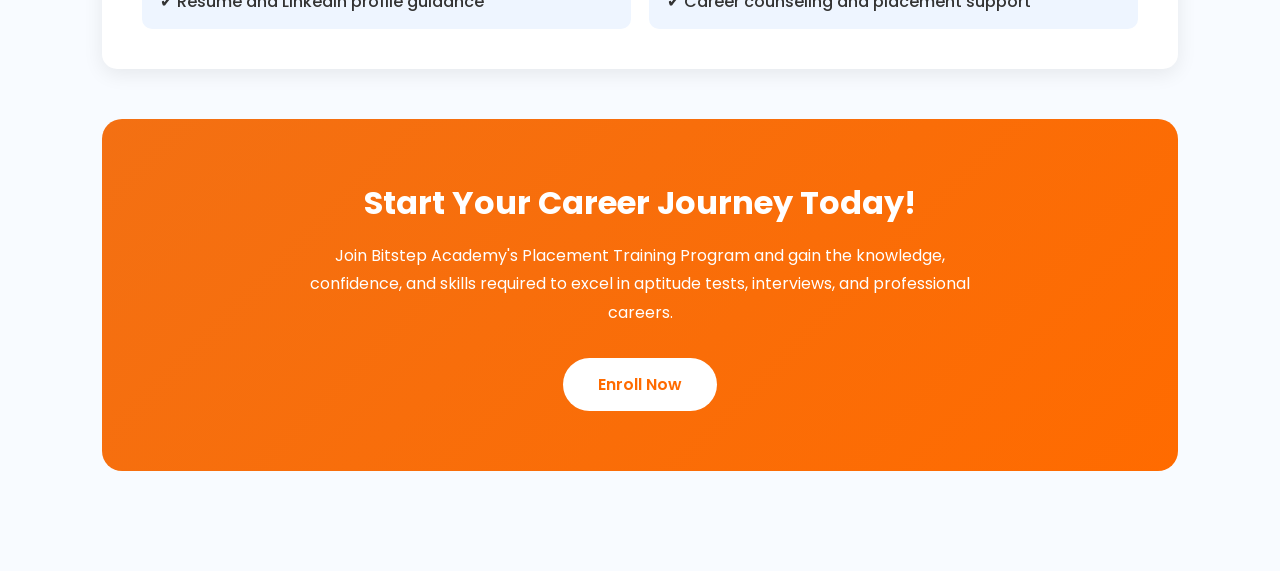
<file: pages/placement.html>
<!DOCTYPE html>
<html lang="en">
<head>
    <meta charset="UTF-8">
    <meta name="viewport" content="width=device-width, initial-scale=1.0">
    <title>Placement Preparation / Bitstep</title>

    <link rel="icon" type="image/png" href="../images/Bitstep_tab-logo_.png">

    <!-- ICON -->
    <link href='https://unpkg.com/boxicons@2.1.4/css/boxicons.min.css' rel='stylesheet'>

    <link rel="preconnect" href="https://fonts.googleapis.com">
    <link rel="preconnect" href="https://fonts.gstatic.com" crossorigin>
    <link href="https://fonts.googleapis.com/css2?family=Poppins:wght@300;400;500;600;700&display=swap" rel="stylesheet">

    <link rel="stylesheet" href="../CSS/placement.css">

</head>
<body>

    <nav>
        <div>
            <div class="back-btn"><a href="../index.html#why-us" class="active"><i class='bx bx-arrow-back' ></i></a></div>
            <div class="logo"><img src="../images/Bitstep_logo.png" alt="Bitstep Logo"></div>
        </div>
        <!-- <ul id="navbar">
            <li><a href="#placement-training" class="active">Our Training</a></li>
            <li><a href="#our-team">Our Team</a></li>
        </ul>
        <div id="menu-btn">☰</div> -->
    </nav>

    <!-- ==============================
        Placement Training Section
    ============================== -->
    <section class="placement-training" id="placement-training">
        <div class="container">

            <div class="section-title">
                <h2>Placement Training</h2>
                <p>
                    Build the skills, confidence, and professional mindset needed to
                    succeed in today's competitive job market with Bitstep Academy,
                    Tirunelveli.
                </p>
            </div>

            <div class="placement-content">

                <div class="placement-text">
                    <h3>Prepare for Your Dream Career</h3>

                    <p>
                        At <strong>Bitstep Academy, Tirunelveli</strong>, our Placement
                        Training Program is designed to prepare students, graduates,
                        and job seekers for successful careers. We focus on developing
                        technical knowledge, communication skills, aptitude, and
                        interview confidence through practical and interactive training
                        sessions.
                    </p>

                    <p>
                        Our industry-oriented approach helps learners become
                        job-ready by enhancing their problem-solving abilities,
                        professional etiquette, and overall employability.
                    </p>
                </div>

                <div class="placement-services">

                    <div class="service-card">
                        <i class="bx bx-brain"></i>
                        <h4>Aptitude Training</h4>
                        <p>
                            Improve quantitative aptitude, logical reasoning,
                            verbal ability, and analytical thinking.
                        </p>
                    </div>

                    <div class="service-card">
                        <i class="bx bx-message-rounded-detail"></i>
                        <h4>Communication Skills</h4>
                        <p>
                            Enhance spoken English, public speaking,
                            presentation skills, and professional communication.
                        </p>
                    </div>

                    <div class="service-card">
                        <i class="bx bx-user-check"></i>
                        <h4>Interview Preparation</h4>
                        <p>
                            Prepare for HR and technical interviews through
                            mock interviews and expert guidance.
                        </p>
                    </div>

                    <div class="service-card">
                        <i class="bx bx-file"></i>
                        <h4>Resume Building</h4>
                        <p>
                            Learn how to create a professional resume and
                            optimize your LinkedIn profile for recruiters.
                        </p>
                    </div>

                    <div class="service-card">
                        <i class="bx bx-group"></i>
                        <h4>Soft Skills Development</h4>
                        <p>
                            Build leadership, teamwork, confidence,
                            time management, and workplace etiquette.
                        </p>
                    </div>

                    <div class="service-card">
                        <i class="bx bx-briefcase-alt"></i>
                        <h4>Career Guidance</h4>
                        <p>
                            Receive career counseling, job search strategies,
                            and placement support to achieve your goals.
                        </p>
                    </div>

                </div>

            </div>

            <div class="placement-benefits">
                <h3>Why Choose Our Placement Training?</h3>

                <ul>
                    <li>✔ Industry-oriented curriculum</li>
                    <li>✔ Experienced trainers and mentors</li>
                    <li>✔ Practical learning with real interview practice</li>
                    <li>✔ Personality and confidence development</li>
                    <li>✔ Resume and LinkedIn profile guidance</li>
                    <li>✔ Career counseling and placement support</li>
                </ul>
            </div>

            <div class="placement-cta">
                <h3>Start Your Career Journey Today!</h3>

                <p>
                    Join Bitstep Academy's Placement Training Program and gain the
                    knowledge, confidence, and skills required to excel in aptitude
                    tests, interviews, and professional careers.
                </p>

                <a href="../index.html#contact" class="btn">
                    Enroll Now
                </a>
            </div>

        </div>
    </section>
    <!-- <section id="our-team" class="ourtraining">
        <div class="heading">
            <h5>OUR TEAM</h5>
            <h1>Meet <span>Our Team</span></h1>

            <p>Our team of passionate educators and experienced trainers is committed to helping every learner achieve their goals. With expertise in language development, communication, career guidance, and personal growth, we create an engaging learning environment that inspires confidence, creativity, and lifelong success.</p>
        </div>

        <div class="team-container">
            <div class="trainer-card">
                <img src="../images/Employees Images/employee-image-1.webp" alt="Dr. Priya Raman">

                <div class="trainer-content">
                    <h3>Dr. Priya Raman</h3>
                    <h5>Senior English & Communication Skills Trainer</h5>

                    <p>
                        Dr. Priya Raman has over 10 years of experience in English language
                        training. She specializes in Spoken English, IELTS preparation,
                        Grammar, Public Speaking, and Soft Skills. She is passionate about
                        helping students communicate confidently and achieve their career goals.
                    </p>

                    <div class="skills">
                        <span>Spoken English</span>
                        <span>IELTS</span>
                        <span>Grammar</span>
                        <span>Soft Skills</span>
                    </div>
                </div>
            </div>
            <div class="trainer-card">
                <img src="../images/Employees Images/employee-image-1.webp" alt="Dr. Priya Raman">

                <div class="trainer-content">
                    <h3>Dr. Priya Raman</h3>
                    <h5>Senior English & Communication Skills Trainer</h5>

                    <p>
                        Dr. Priya Raman has over 10 years of experience in English language
                        training. She specializes in Spoken English, IELTS preparation,
                        Grammar, Public Speaking, and Soft Skills. She is passionate about
                        helping students communicate confidently and achieve their career goals.
                    </p>

                    <div class="skills">
                        <span>Spoken English</span>
                        <span>IELTS</span>
                        <span>Grammar</span>
                        <span>Soft Skills</span>
                    </div>
                </div>
            </div>
            <div class="trainer-card">
                <img src="../images/Employees Images/employee-image-1.webp" alt="Dr. Priya Raman">

                <div class="trainer-content">
                    <h3>Dr. Priya Raman</h3>
                    <h5>Senior English & Communication Skills Trainer</h5>

                    <p>
                        Dr. Priya Raman has over 10 years of experience in English language
                        training. She specializes in Spoken English, IELTS preparation,
                        Grammar, Public Speaking, and Soft Skills. She is passionate about
                        helping students communicate confidently and achieve their career goals.
                    </p>

                    <div class="skills">
                        <span>Spoken English</span>
                        <span>IELTS</span>
                        <span>Grammar</span>
                        <span>Soft Skills</span>
                    </div>
                </div>
            </div>
            <div class="trainer-card">
                <img src="../images/Employees Images/employee-image-1.webp" alt="Dr. Priya Raman">

                <div class="trainer-content">
                    <h3>Dr. Priya Raman</h3>
                    <h5>Senior English & Communication Skills Trainer</h5>

                    <p>
                        Dr. Priya Raman has over 10 years of experience in English language
                        training. She specializes in Spoken English, IELTS preparation,
                        Grammar, Public Speaking, and Soft Skills. She is passionate about
                        helping students communicate confidently and achieve their career goals.
                    </p>

                    <div class="skills">
                        <span>Spoken English</span>
                        <span>IELTS</span>
                        <span>Grammar</span>
                        <span>Soft Skills</span>
                    </div>
                </div>
            </div>
        </div>
    </section> -->


    <script>
        // ======================================
        // MOBILE MENU
        // ======================================

        const menuBtn = document.getElementById("menu-btn");
        const navbar = document.getElementById("navbar");

        if (menuBtn && navbar) {

            menuBtn.addEventListener("click", () => {
                navbar.classList.toggle("active");
                menuBtn.innerHTML = navbar.classList.contains("active") ? "<i class='bx bx-x'></i>" : "<i class='bx bx-menu'></i>";
            });

            document.querySelectorAll("#navbar a").forEach(link => {
                link.addEventListener("click", () => {
                    navbar.classList.remove("active");
                    menuBtn.innerHTML = "☰";
                });
            });

        }

        // ======================================
        // ACTIVE NAVIGATION
        // ======================================

        const sections = document.querySelectorAll("section");
        const navLinks = document.querySelectorAll("#navbar li a");

        window.addEventListener("scroll", () => {

            let current = "";

            sections.forEach(section => {

                const sectionTop = section.offsetTop - 120;
                const sectionHeight = section.offsetHeight;

                if (
                    window.scrollY >= sectionTop &&
                    window.scrollY < sectionTop + sectionHeight
                ) {
                    current = section.getAttribute("id");
                }

            });

            navLinks.forEach(link => {

                link.classList.remove("active");

                if (link.getAttribute("href") === "#" + current) {
                    link.classList.add("active");
                }

            });

        });

        // ======================================
        // SCROLL TO TOP BUTTON
        // ======================================

        const scrollBtn = document.createElement("div");

        scrollBtn.className = "scroll-top";
        scrollBtn.innerHTML = "↑";

        document.body.appendChild(scrollBtn);

        window.addEventListener("scroll", () => {

            if (window.scrollY > 500) {
                scrollBtn.classList.add("show");
            } else {
                scrollBtn.classList.remove("show");
            }

        });

        scrollBtn.addEventListener("click", () => {

            window.scrollTo({
                top: 0,
                behavior: "smooth"
            });

        });
    </script>
    
</body>
</html>
</file>
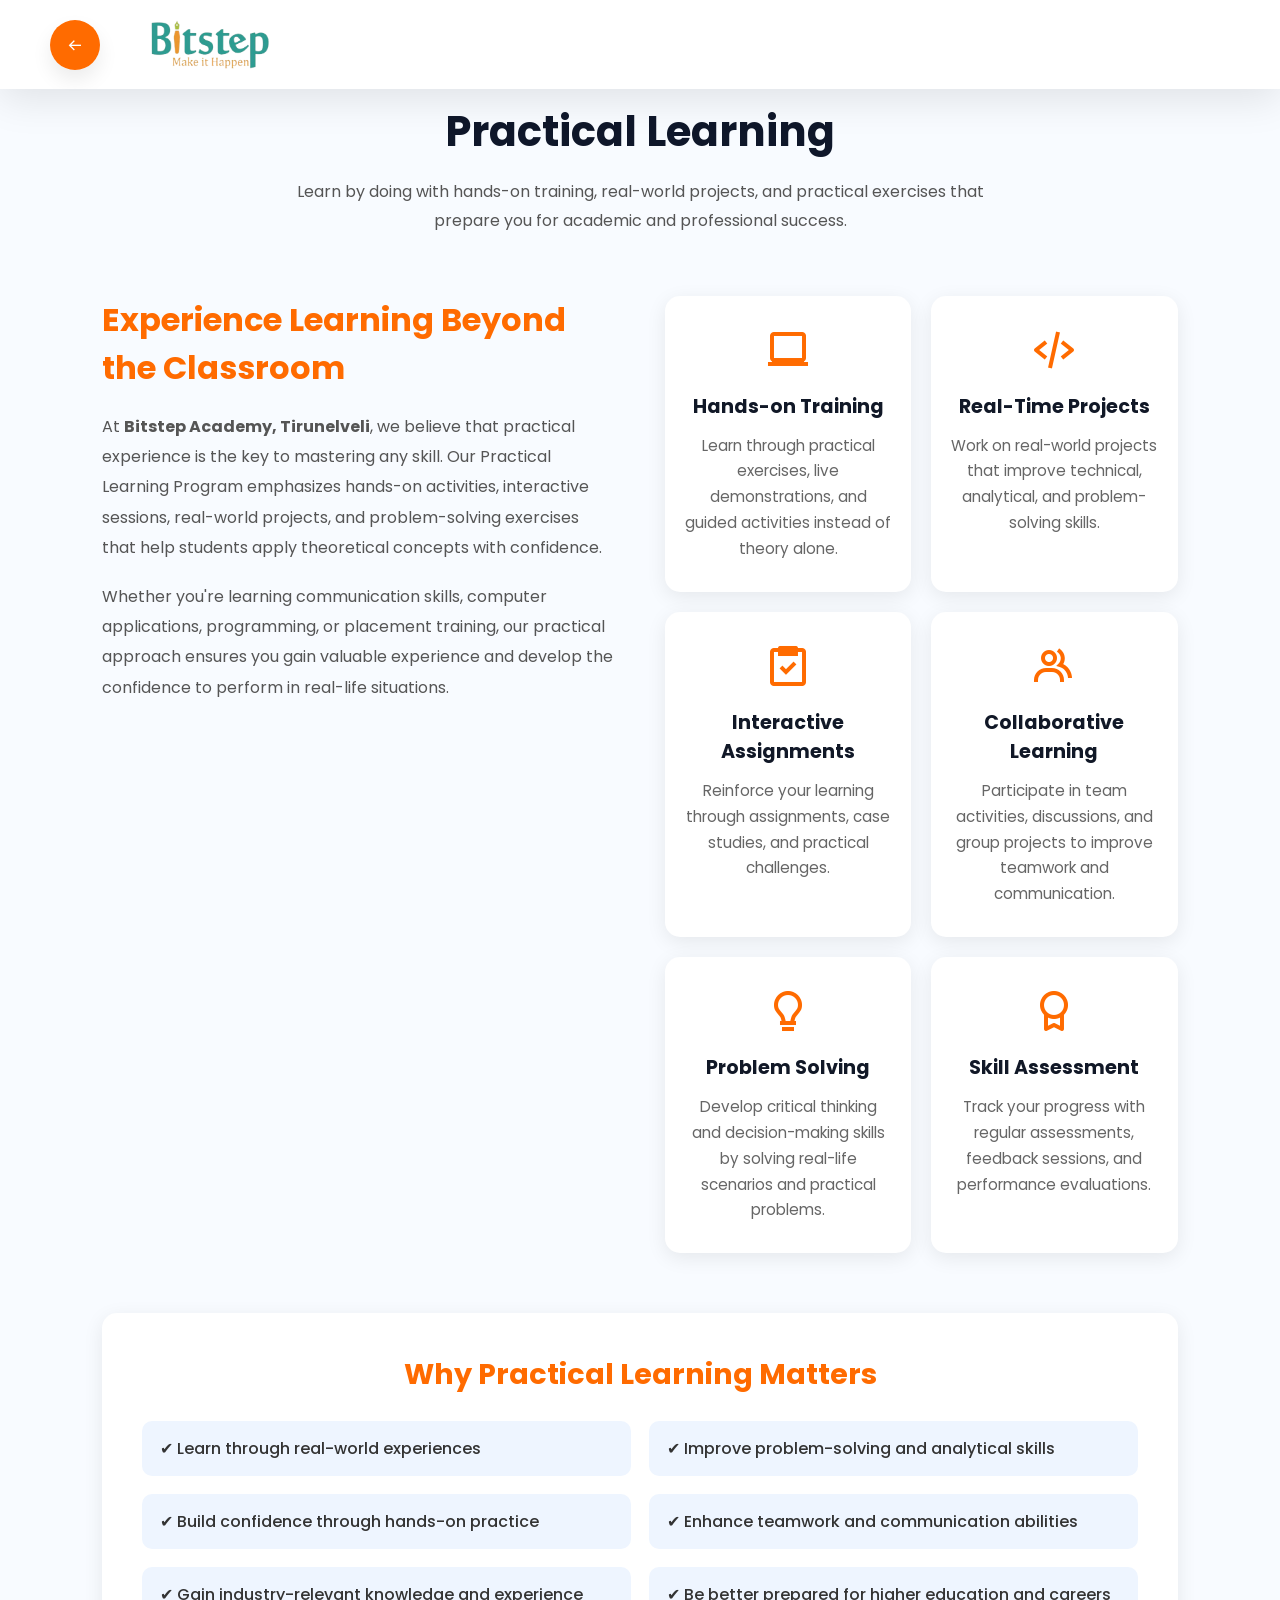
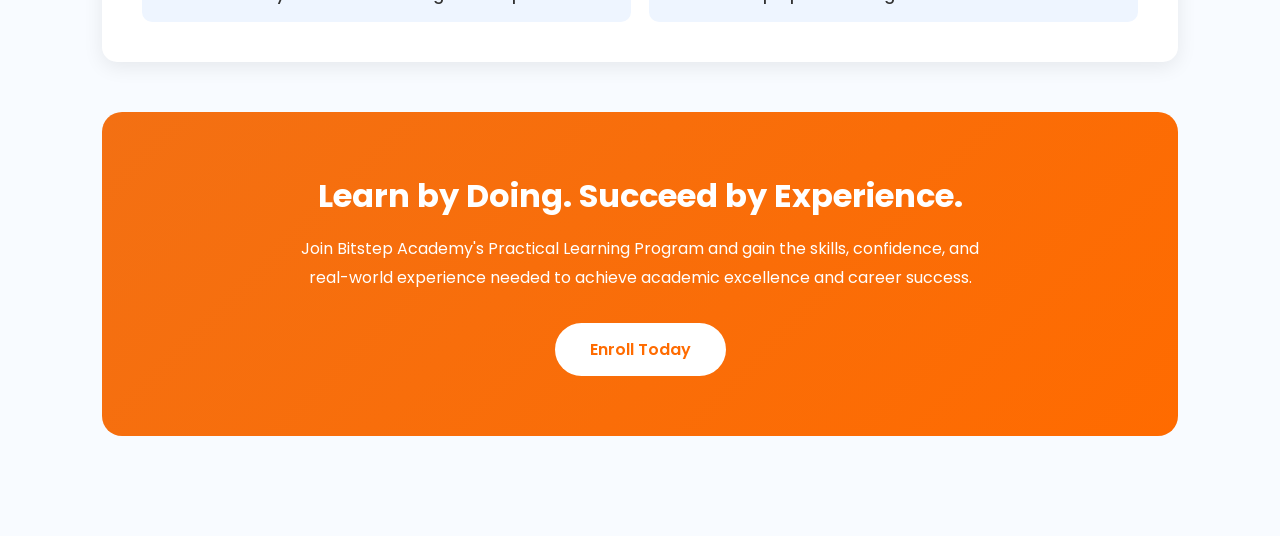
<file: pages/practicallearing.html>
<!DOCTYPE html>
<html lang="en">
<head>
    <meta charset="UTF-8">
    <meta name="viewport" content="width=device-width, initial-scale=1.0">
    <title>Practical Learning | BitStep Academy</title>

    <link href='https://unpkg.com/boxicons@2.1.4/css/boxicons.min.css' rel='stylesheet'>

    <link rel="icon" type="image/png" href="../images/Bitstep_tab-logo_.png">
    <link rel="stylesheet" href="../CSS/practical.css">

    <link rel="preconnect" href="https://fonts.googleapis.com">
    <link rel="preconnect" href="https://fonts.gstatic.com" crossorigin>
    <link href="https://fonts.googleapis.com/css2?family=Poppins:wght@300;400;500;600;700&display=swap" rel="stylesheet">

</head>
<body>

    <nav>
        <div>
            <div class="back-btn"><a href="../index.html#why-us" class="active"><i class='bx bx-arrow-back' ></i></a></div>
            <div class="logo"><img src="../images/Bitstep_logo.png" alt="Bitstep Logo"></div>
        </div>
        
    </nav>

    <!-- ==============================
        Practical Learning Section
    ============================== -->
    <section class="practical-learning" id="practical-learning">
        <div class="container">

            <div class="section-title">
                <h2>Practical Learning</h2>
                <p>
                    Learn by doing with hands-on training, real-world projects, and
                    practical exercises that prepare you for academic and professional success.
                </p>
            </div>

            <div class="practical-content">

                <div class="practical-text">
                    <h3>Experience Learning Beyond the Classroom</h3>

                    <p>
                        At <strong>Bitstep Academy, Tirunelveli</strong>, we believe that
                        practical experience is the key to mastering any skill. Our
                        Practical Learning Program emphasizes hands-on activities,
                        interactive sessions, real-world projects, and problem-solving
                        exercises that help students apply theoretical concepts with confidence.
                    </p>

                    <p>
                        Whether you're learning communication skills, computer
                        applications, programming, or placement training, our
                        practical approach ensures you gain valuable experience and
                        develop the confidence to perform in real-life situations.
                    </p>
                </div>

                <div class="practical-services">

                    <div class="service-card">
                        <i class="bx bx-laptop"></i>
                        <h4>Hands-on Training</h4>
                        <p>
                            Learn through practical exercises, live demonstrations,
                            and guided activities instead of theory alone.
                        </p>
                    </div>

                    <div class="service-card">
                        <i class="bx bx-code-alt"></i>
                        <h4>Real-Time Projects</h4>
                        <p>
                            Work on real-world projects that improve technical,
                            analytical, and problem-solving skills.
                        </p>
                    </div>

                    <div class="service-card">
                        <i class="bx bx-task"></i>
                        <h4>Interactive Assignments</h4>
                        <p>
                            Reinforce your learning through assignments,
                            case studies, and practical challenges.
                        </p>
                    </div>

                    <div class="service-card">
                        <i class="bx bx-group"></i>
                        <h4>Collaborative Learning</h4>
                        <p>
                            Participate in team activities, discussions, and group
                            projects to improve teamwork and communication.
                        </p>
                    </div>

                    <div class="service-card">
                        <i class="bx bx-bulb"></i>
                        <h4>Problem Solving</h4>
                        <p>
                            Develop critical thinking and decision-making skills by
                            solving real-life scenarios and practical problems.
                        </p>
                    </div>

                    <div class="service-card">
                        <i class="bx bx-award"></i>
                        <h4>Skill Assessment</h4>
                        <p>
                            Track your progress with regular assessments,
                            feedback sessions, and performance evaluations.
                        </p>
                    </div>

                </div>

            </div>

            <div class="practical-benefits">
                <h3>Why Practical Learning Matters</h3>

                <ul>
                    <li>✔ Learn through real-world experiences</li>
                    <li>✔ Improve problem-solving and analytical skills</li>
                    <li>✔ Build confidence through hands-on practice</li>
                    <li>✔ Enhance teamwork and communication abilities</li>
                    <li>✔ Gain industry-relevant knowledge and experience</li>
                    <li>✔ Be better prepared for higher education and careers</li>
                </ul>
            </div>

            <div class="practical-cta">
                <h3>Learn by Doing. Succeed by Experience.</h3>

                <p>
                    Join Bitstep Academy's Practical Learning Program and gain the
                    skills, confidence, and real-world experience needed to achieve
                    academic excellence and career success.
                </p>

                <a href="../index.html#contact" class="btn">Enroll Today</a>

            </div>

        </div>
    </section>
    
    <script>
        
        // ======================================
        // SCROLL TO TOP BUTTON
        // ======================================

        const scrollBtn = document.createElement("div");

        scrollBtn.className = "scroll-top";
        scrollBtn.innerHTML = "↑";

        document.body.appendChild(scrollBtn);

        window.addEventListener("scroll", () => {

            if (window.scrollY > 500) {
                scrollBtn.classList.add("show");
            } else {
                scrollBtn.classList.remove("show");
            }

        });

        scrollBtn.addEventListener("click", () => {

            window.scrollTo({
                top: 0,
                behavior: "smooth"
            });

        });
    </script>
</body>
</html>
</file>
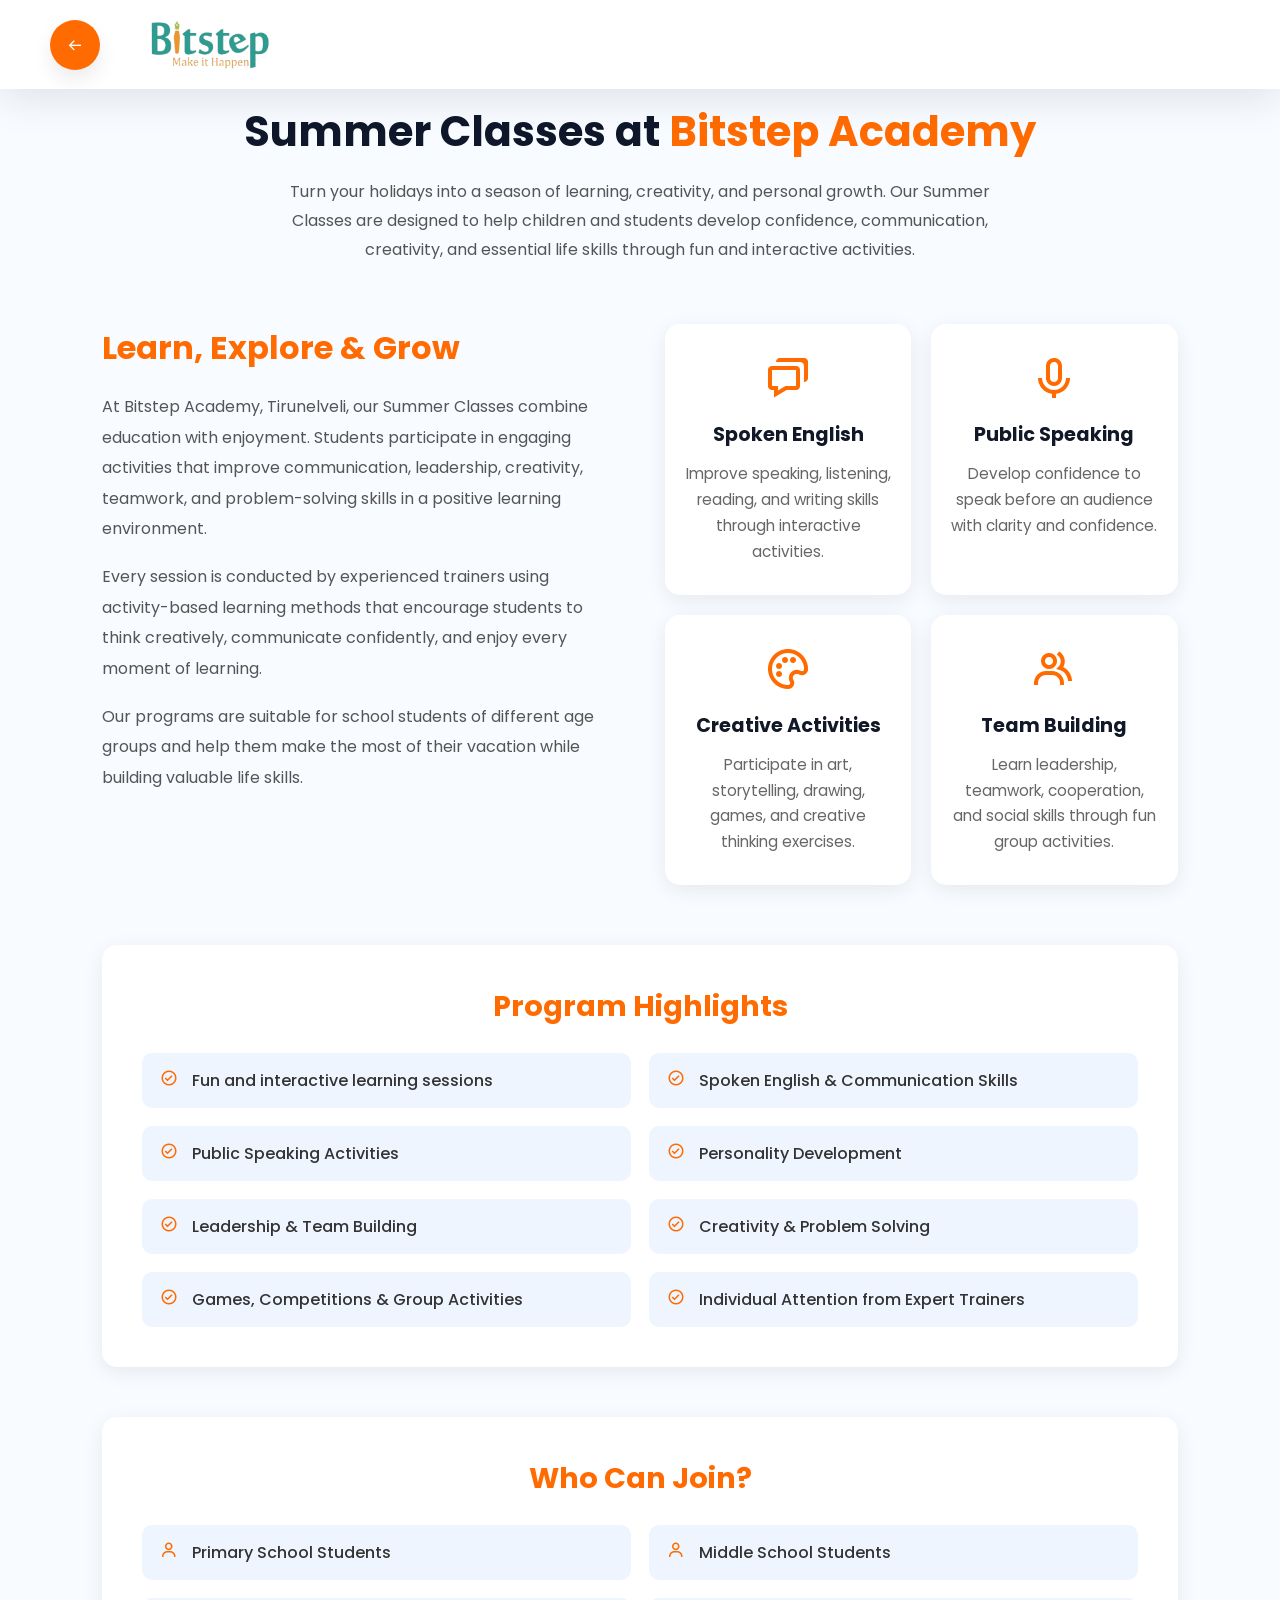
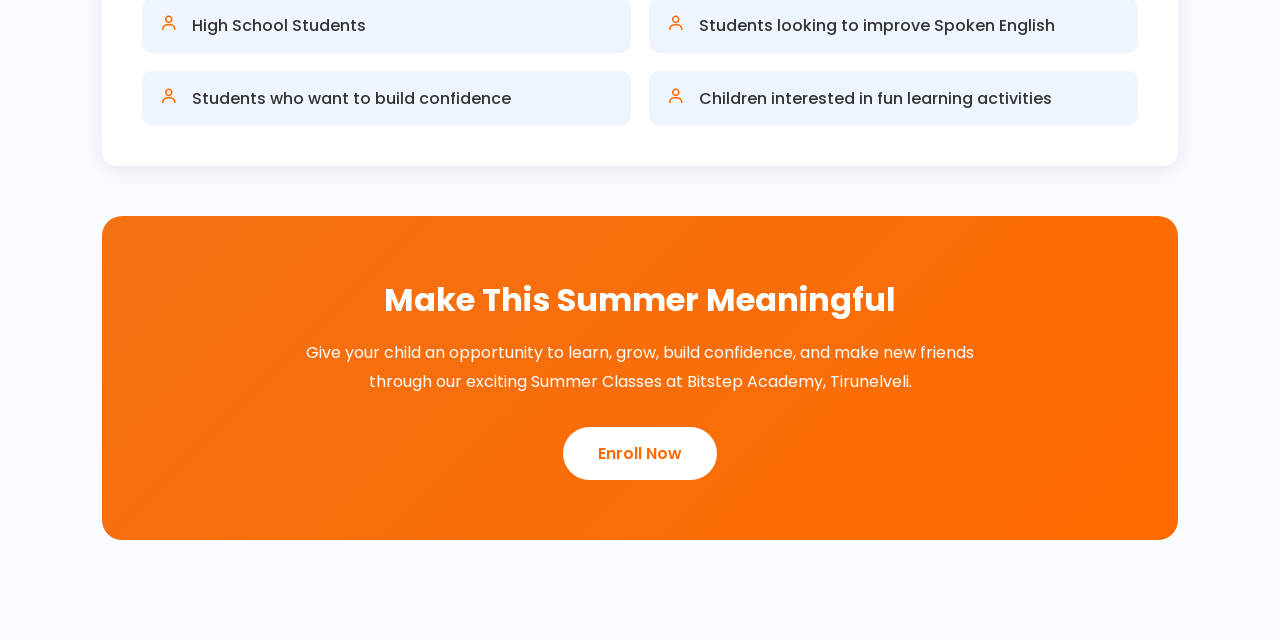
<file: pages/summer.html>
<!DOCTYPE html>
<html lang="en">

<head>

    <meta charset="UTF-8">
    <meta name="viewport" content="width=device-width, initial-scale=1.0">

    <title>Summer Classes | Bitstep Academy</title>

    <!-- Boxicons -->
    <link href="https://unpkg.com/boxicons@2.1.4/css/boxicons.min.css" rel="stylesheet">

    <!-- CSS -->
    <link rel="stylesheet" href="../CSS/summer.css">
    
    <link rel="preconnect" href="https://fonts.googleapis.com">
    <link rel="preconnect" href="https://fonts.gstatic.com" crossorigin>
    <link href="https://fonts.googleapis.com/css2?family=Poppins:wght@300;400;500;600;700&display=swap" rel="stylesheet">

</head>

<body>


    <nav>
        <div>
            <div class="back-btn"><a href="../index.html#why-us" class="active"><i class='bx bx-arrow-back' ></i></a></div>
            <div class="logo"><img src="../images/Bitstep_logo.png" alt="Bitstep Logo"></div>
        </div>
        
    </nav>

    <!--=========================================
            SUMMER CLASSES
    ==========================================-->

    <section class="summer-classes">

        <div class="container">

            <div class="section-title">

                <h2>
                    Summer Classes at
                    <span>Bitstep Academy</span>
                </h2>

                <p>
                    Turn your holidays into a season of learning, creativity,
                    and personal growth. Our Summer Classes are designed to help
                    children and students develop confidence, communication,
                    creativity, and essential life skills through fun and
                    interactive activities.
                </p>

            </div>

            <div class="summer-content">

                <div class="summer-text">

                    <h3>Learn, Explore & Grow</h3>

                    <p>
                        At Bitstep Academy, Tirunelveli, our Summer Classes
                        combine education with enjoyment. Students participate
                        in engaging activities that improve communication,
                        leadership, creativity, teamwork, and problem-solving
                        skills in a positive learning environment.
                    </p>

                    <p>
                        Every session is conducted by experienced trainers using
                        activity-based learning methods that encourage students
                        to think creatively, communicate confidently, and enjoy
                        every moment of learning.
                    </p>

                    <p>
                        Our programs are suitable for school students of
                        different age groups and help them make the most of
                        their vacation while building valuable life skills.
                    </p>

                </div>

                <div class="summer-programs">

                    <div class="program-card">

                        <i class='bx bx-chat'></i>

                        <h4>Spoken English</h4>

                        <p>
                            Improve speaking, listening, reading, and writing
                            skills through interactive activities.
                        </p>

                    </div>

                    <div class="program-card">

                        <i class='bx bx-microphone'></i>

                        <h4>Public Speaking</h4>

                        <p>
                            Develop confidence to speak before an audience with
                            clarity and confidence.
                        </p>

                    </div>

                    <div class="program-card">

                        <i class='bx bx-palette'></i>

                        <h4>Creative Activities</h4>

                        <p>
                            Participate in art, storytelling, drawing, games,
                            and creative thinking exercises.
                        </p>

                    </div>

                    <div class="program-card">

                        <i class='bx bx-group'></i>

                        <h4>Team Building</h4>

                        <p>
                            Learn leadership, teamwork, cooperation, and social
                            skills through fun group activities.
                        </p>

                    </div>

                </div>

            </div>

            <!--=========================================
                    HIGHLIGHTS
            ==========================================-->

            <div class="summer-highlights">

                <h3>Program Highlights</h3>

                <ul>

                    <li><i class='bx bx-check-circle'></i> Fun and interactive learning sessions</li>

                    <li><i class='bx bx-check-circle'></i> Spoken English & Communication Skills</li>

                    <li><i class='bx bx-check-circle'></i> Public Speaking Activities</li>

                    <li><i class='bx bx-check-circle'></i> Personality Development</li>

                    <li><i class='bx bx-check-circle'></i> Leadership & Team Building</li>

                    <li><i class='bx bx-check-circle'></i> Creativity & Problem Solving</li>

                    <li><i class='bx bx-check-circle'></i> Games, Competitions & Group Activities</li>

                    <li><i class='bx bx-check-circle'></i> Individual Attention from Expert Trainers</li>

                </ul>

            </div>

            <!--=========================================
                    WHO CAN JOIN
            ==========================================-->

            <div class="summer-highlights">

                <h3>Who Can Join?</h3>

                <ul>

                    <li><i class='bx bx-user'></i> Primary School Students</li>

                    <li><i class='bx bx-user'></i> Middle School Students</li>

                    <li><i class='bx bx-user'></i> High School Students</li>

                    <li><i class='bx bx-user'></i> Students looking to improve Spoken English</li>

                    <li><i class='bx bx-user'></i> Students who want to build confidence</li>

                    <li><i class='bx bx-user'></i> Children interested in fun learning activities</li>

                </ul>

            </div>

            <!--=========================================
                    CALL TO ACTION
            ==========================================-->

            <div class="summer-cta">

                <h3>Make This Summer Meaningful</h3>

                <p>
                    Give your child an opportunity to learn, grow, build
                    confidence, and make new friends through our exciting
                    Summer Classes at Bitstep Academy, Tirunelveli.
                </p>

                <a href="../index.html#contact" class="btn">
                    Enroll Now
                </a>

            </div>

        </div>

    </section>

</body>

</html>
</file>
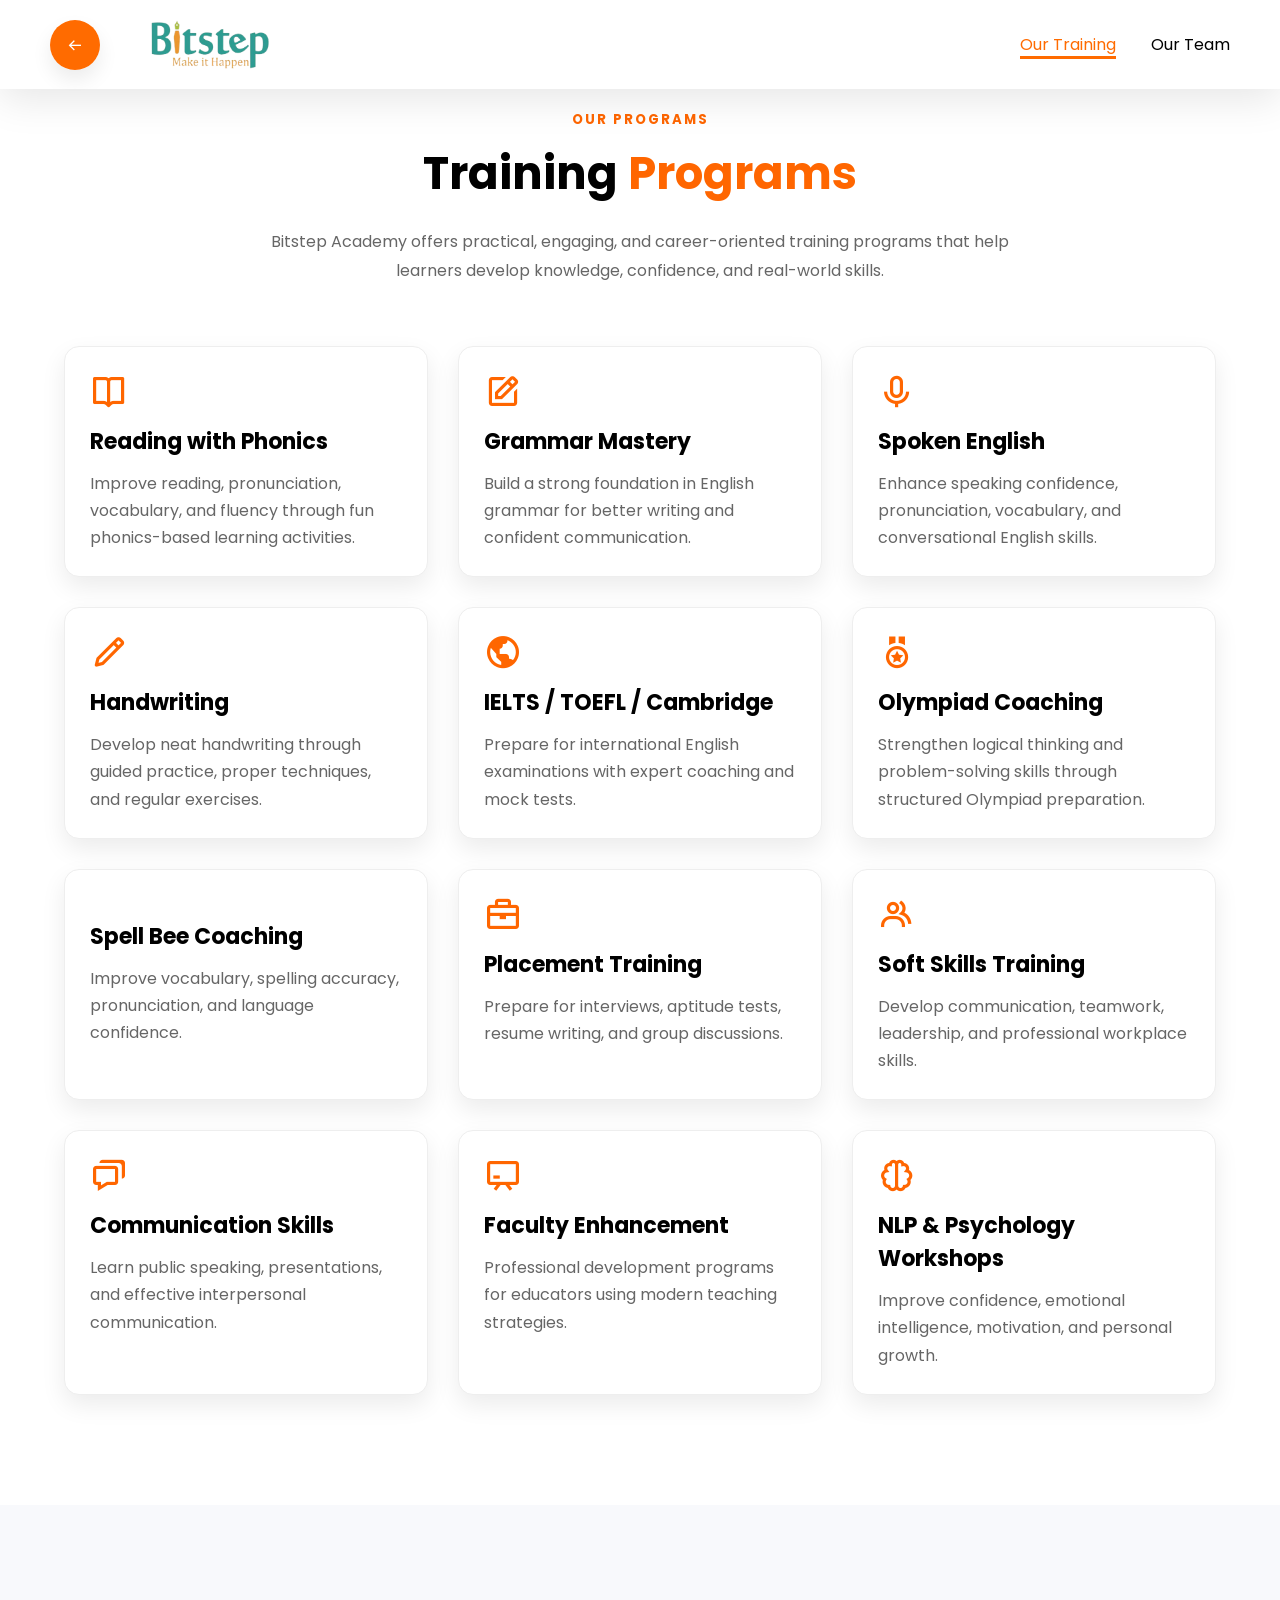
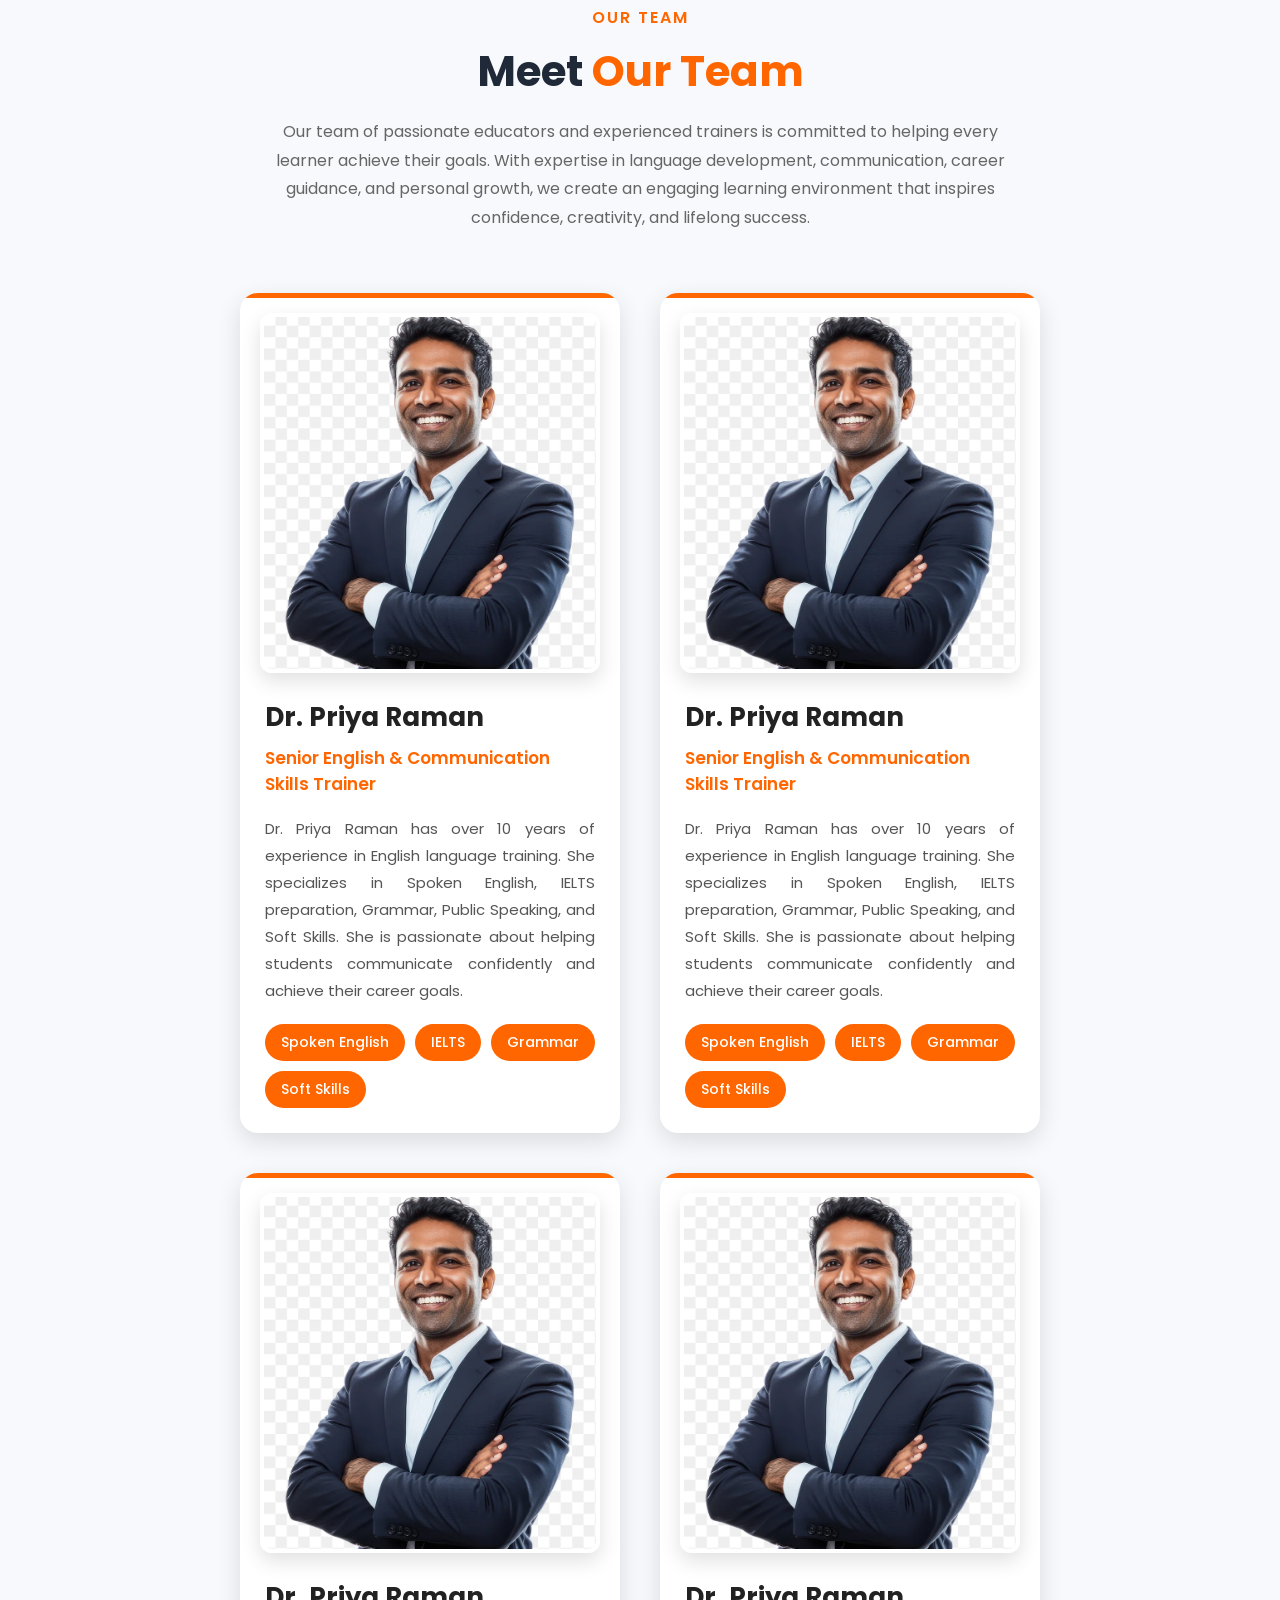
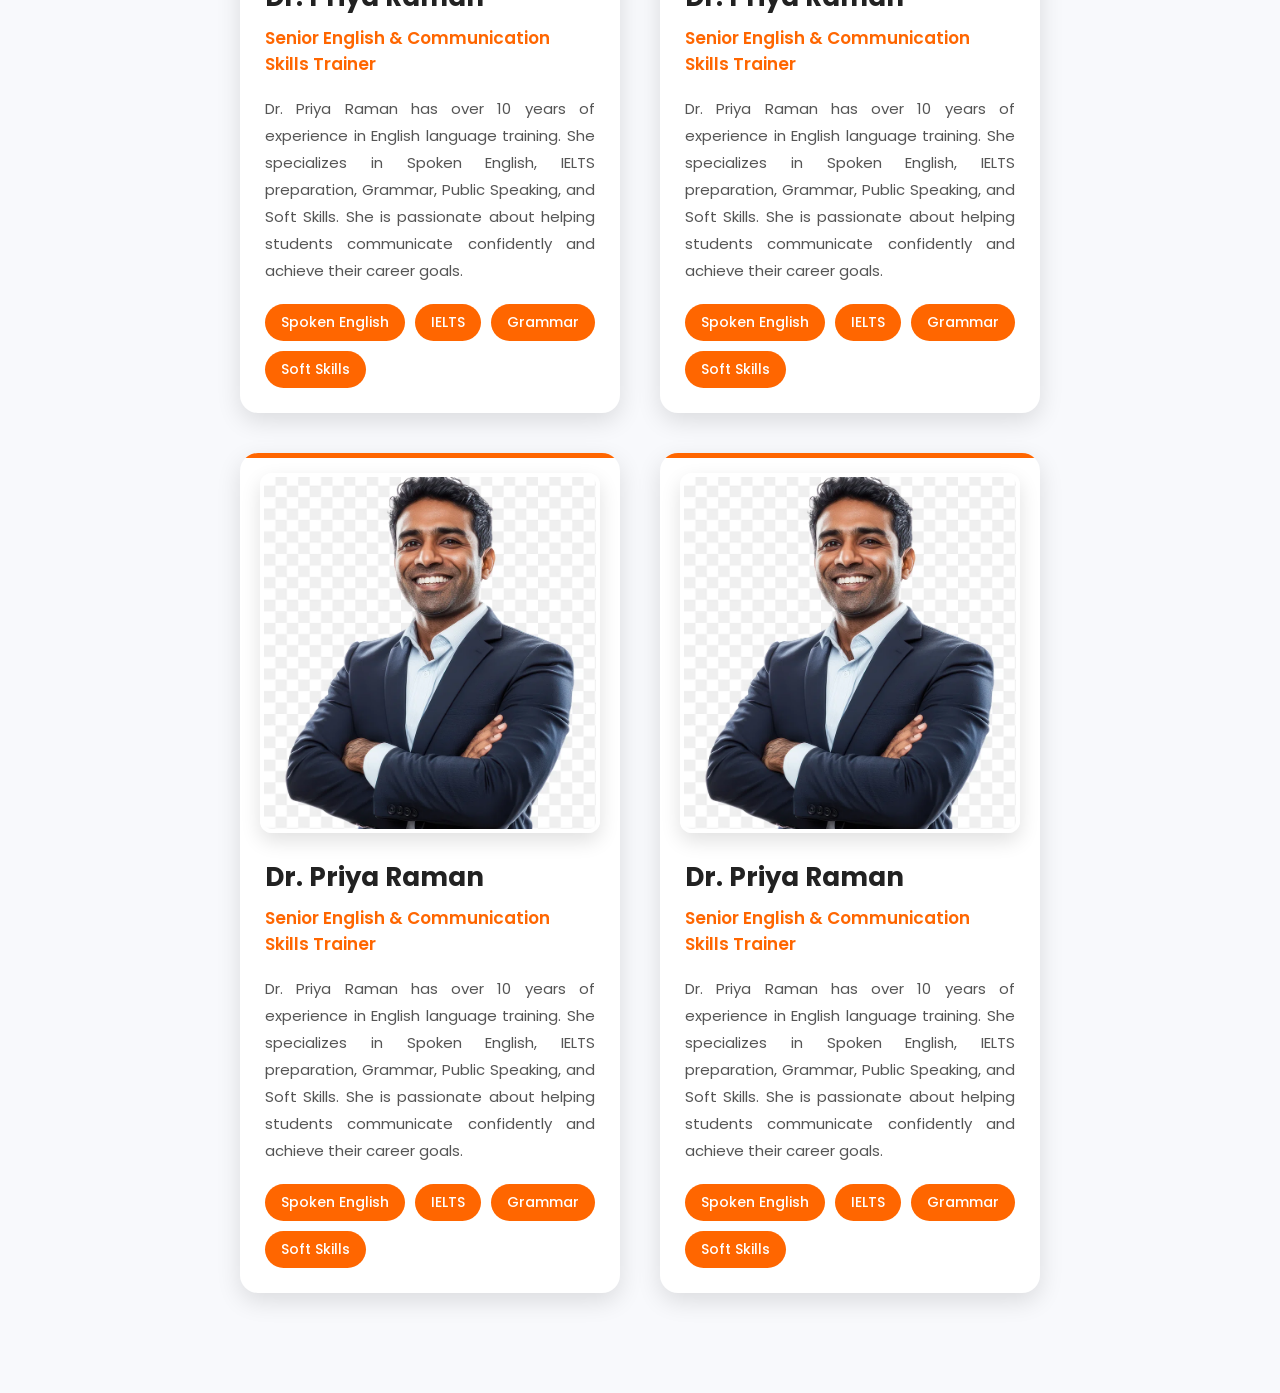
<file: pages/trainers.html>
<!DOCTYPE html>
<html lang="en">
    <head>
        <meta charset="UTF-8">
        <meta name="viewport" content="width=device-width, initial-scale=1.0">
        <title>Expert Trainers | Bitstep Academy</title>

        <!-- ICON -->
        <link href='https://unpkg.com/boxicons@2.1.4/css/boxicons.min.css' rel='stylesheet'>

        <link rel="icon" type="image/png" href="../images/Bitstep_tab-logo_.png">
        <link rel="stylesheet" href="../CSS/Trainers.css">

        <link rel="preconnect" href="https://fonts.googleapis.com">
        <link rel="preconnect" href="https://fonts.gstatic.com" crossorigin>
        <link href="https://fonts.googleapis.com/css2?family=Poppins:wght@300;400;500;600;700&display=swap" rel="stylesheet">
    
    </head>
    <body>

        <nav>
            <div>
                <div class="back-btn"><a href="../index.html#why-us" class="active"><i class='bx bx-arrow-back' ></i></a></div>
                <div class="logo"><img src="../images/Bitstep_logo.png" alt="Bitstep Logo"></div>
            </div>
            <ul id="navbar">
                <li><a href="#training" class="active">Our Training</a></li>
                <li><a href="#our-team">Our Team</a></li>
            </ul>
            <div id="menu-btn">☰</div>
        </nav>

        <section id="training" class="training">

            <div class="heading">
                <h5>OUR PROGRAMS</h5>
                <h1>Training <span>Programs</span></h1>

                <p>
                    Bitstep Academy offers practical, engaging, and career-oriented
                    training programs that help learners develop knowledge, confidence,
                    and real-world skills.
                </p>
            </div>

            <div class="program-container">

                <!-- Card 1 -->
                <div class="program-card">
                    <div class="content">
                        <i class='bx bx-book-open'></i>

                        <h3>Reading with Phonics</h3>

                        <p>
                            Improve reading, pronunciation, vocabulary, and fluency
                            through fun phonics-based learning activities.
                        </p>
                    </div>
                </div>

                <!-- Card 2 -->
                <div class="program-card">
                    <div class="content">
                        <i class='bx bx-edit'></i>

                        <h3>Grammar Mastery</h3>

                        <p>
                            Build a strong foundation in English grammar for better
                            writing and confident communication.
                        </p>
                    </div>
                </div>

                <!-- Card 3 -->
                <div class="program-card">

                    <div class="content">
                        <i class='bx bx-microphone'></i>

                        <h3>Spoken English</h3>

                        <p>
                            Enhance speaking confidence, pronunciation, vocabulary,
                            and conversational English skills.
                        </p>
                    </div>
                </div>

                <!-- Card 4 -->
                <div class="program-card">

                    <div class="content">
                        <i class='bx bx-pencil'></i>

                        <h3>Handwriting</h3>

                        <p>
                            Develop neat handwriting through guided practice,
                            proper techniques, and regular exercises.
                        </p>
                    </div>
                </div>

                <!-- Card 5 -->
                <div class="program-card">

                    <div class="content">
                        <i class='bx bx-world'></i>

                        <h3>IELTS / TOEFL / Cambridge</h3>

                        <p>
                            Prepare for international English examinations with
                            expert coaching and mock tests.
                        </p>
                    </div>
                </div>

                <!-- Card 6 -->
                <div class="program-card">

                    <div class="content">
                        <i class='bx bx-medal'></i>

                        <h3>Olympiad Coaching</h3>

                        <p>
                            Strengthen logical thinking and problem-solving skills
                            through structured Olympiad preparation.
                        </p>
                    </div>
                </div>

                <!-- Card 7 -->
                <div class="program-card">

                    <div class="content">
                        <i class='bx bx-spell-check'></i>

                        <h3>Spell Bee Coaching</h3>

                        <p>
                            Improve vocabulary, spelling accuracy, pronunciation,
                            and language confidence.
                        </p>
                    </div>
                </div>

                <!-- Card 8 -->
                <div class="program-card">

                    <div class="content">
                        <i class='bx bx-briefcase'></i>

                        <h3>Placement Training</h3>

                        <p>
                            Prepare for interviews, aptitude tests, resume writing,
                            and group discussions.
                        </p>
                    </div>
                </div>

                <!-- Card 9 -->
                <div class="program-card">

                    <div class="content">
                        <i class='bx bx-group'></i>

                        <h3>Soft Skills Training</h3>

                        <p>
                            Develop communication, teamwork, leadership,
                            and professional workplace skills.
                        </p>
                    </div>
                </div>

                <!-- Card 10 -->
                <div class="program-card">

                    <div class="content">
                        <i class='bx bx-chat'></i>

                        <h3>Communication Skills</h3>

                        <p>
                            Learn public speaking, presentations,
                            and effective interpersonal communication.
                        </p>
                    </div>
                </div>

                <!-- Card 11 -->
                <div class="program-card">

                    <div class="content">
                        <i class='bx bx-chalkboard'></i>

                        <h3>Faculty Enhancement</h3>

                        <p>
                            Professional development programs for educators
                            using modern teaching strategies.
                        </p>
                    </div>
                </div>

                <!-- Card 12 -->
                <div class="program-card">

                    <div class="content">
                        <i class='bx bx-brain'></i>

                        <h3>NLP & Psychology Workshops</h3>

                        <p>
                            Improve confidence, emotional intelligence,
                            motivation, and personal growth.
                        </p>
                    </div>
                </div>

            </div>

        </section>


        <section id="our-team" class="ourtraining">
            <div class="heading">
                <h5>OUR TEAM</h5>
                <h1>Meet <span>Our Team</span></h1>

                <p>Our team of passionate educators and experienced trainers is committed to helping every learner achieve their goals. With expertise in language development, communication, career guidance, and personal growth, we create an engaging learning environment that inspires confidence, creativity, and lifelong success.</p>
            </div>

            <div class="team-container">
                <div class="trainer-card">
                    <img src="../images/Employees Images/employee-image-1.webp" alt="Dr. Priya Raman">

                    <div class="trainer-content">
                        <h3>Dr. Priya Raman</h3>
                        <h5>Senior English & Communication Skills Trainer</h5>

                        <p>
                            Dr. Priya Raman has over 10 years of experience in English language
                            training. She specializes in Spoken English, IELTS preparation,
                            Grammar, Public Speaking, and Soft Skills. She is passionate about
                            helping students communicate confidently and achieve their career goals.
                        </p>

                        <div class="skills">
                            <span>Spoken English</span>
                            <span>IELTS</span>
                            <span>Grammar</span>
                            <span>Soft Skills</span>
                        </div>
                    </div>
                </div>
                <div class="trainer-card">
                    <img src="../images/Employees Images/employee-image-1.webp" alt="Dr. Priya Raman">

                    <div class="trainer-content">
                        <h3>Dr. Priya Raman</h3>
                        <h5>Senior English & Communication Skills Trainer</h5>

                        <p>
                            Dr. Priya Raman has over 10 years of experience in English language
                            training. She specializes in Spoken English, IELTS preparation,
                            Grammar, Public Speaking, and Soft Skills. She is passionate about
                            helping students communicate confidently and achieve their career goals.
                        </p>

                        <div class="skills">
                            <span>Spoken English</span>
                            <span>IELTS</span>
                            <span>Grammar</span>
                            <span>Soft Skills</span>
                        </div>
                    </div>
                </div>
                <div class="trainer-card">
                    <img src="../images/Employees Images/employee-image-1.webp" alt="Dr. Priya Raman">

                    <div class="trainer-content">
                        <h3>Dr. Priya Raman</h3>
                        <h5>Senior English & Communication Skills Trainer</h5>

                        <p>
                            Dr. Priya Raman has over 10 years of experience in English language
                            training. She specializes in Spoken English, IELTS preparation,
                            Grammar, Public Speaking, and Soft Skills. She is passionate about
                            helping students communicate confidently and achieve their career goals.
                        </p>

                        <div class="skills">
                            <span>Spoken English</span>
                            <span>IELTS</span>
                            <span>Grammar</span>
                            <span>Soft Skills</span>
                        </div>
                    </div>
                </div>
                <div class="trainer-card">
                    <img src="../images/Employees Images/employee-image-1.webp" alt="Dr. Priya Raman">

                    <div class="trainer-content">
                        <h3>Dr. Priya Raman</h3>
                        <h5>Senior English & Communication Skills Trainer</h5>

                        <p>
                            Dr. Priya Raman has over 10 years of experience in English language
                            training. She specializes in Spoken English, IELTS preparation,
                            Grammar, Public Speaking, and Soft Skills. She is passionate about
                            helping students communicate confidently and achieve their career goals.
                        </p>

                        <div class="skills">
                            <span>Spoken English</span>
                            <span>IELTS</span>
                            <span>Grammar</span>
                            <span>Soft Skills</span>
                        </div>
                    </div>
                </div>
                <div class="trainer-card">
                    <img src="../images/Employees Images/employee-image-1.webp" alt="Dr. Priya Raman">

                    <div class="trainer-content">
                        <h3>Dr. Priya Raman</h3>
                        <h5>Senior English & Communication Skills Trainer</h5>

                        <p>
                            Dr. Priya Raman has over 10 years of experience in English language
                            training. She specializes in Spoken English, IELTS preparation,
                            Grammar, Public Speaking, and Soft Skills. She is passionate about
                            helping students communicate confidently and achieve their career goals.
                        </p>

                        <div class="skills">
                            <span>Spoken English</span>
                            <span>IELTS</span>
                            <span>Grammar</span>
                            <span>Soft Skills</span>
                        </div>
                    </div>
                </div>
                <div class="trainer-card">
                    <img src="../images/Employees Images/employee-image-1.webp" alt="Dr. Priya Raman">

                    <div class="trainer-content">
                        <h3>Dr. Priya Raman</h3>
                        <h5>Senior English & Communication Skills Trainer</h5>

                        <p>
                            Dr. Priya Raman has over 10 years of experience in English language
                            training. She specializes in Spoken English, IELTS preparation,
                            Grammar, Public Speaking, and Soft Skills. She is passionate about
                            helping students communicate confidently and achieve their career goals.
                        </p>

                        <div class="skills">
                            <span>Spoken English</span>
                            <span>IELTS</span>
                            <span>Grammar</span>
                            <span>Soft Skills</span>
                        </div>
                    </div>
                </div>
            </div>
        </section>
        
        <script src="../Scripts/trainer.js"></script>
    </body>
</html>
</file>
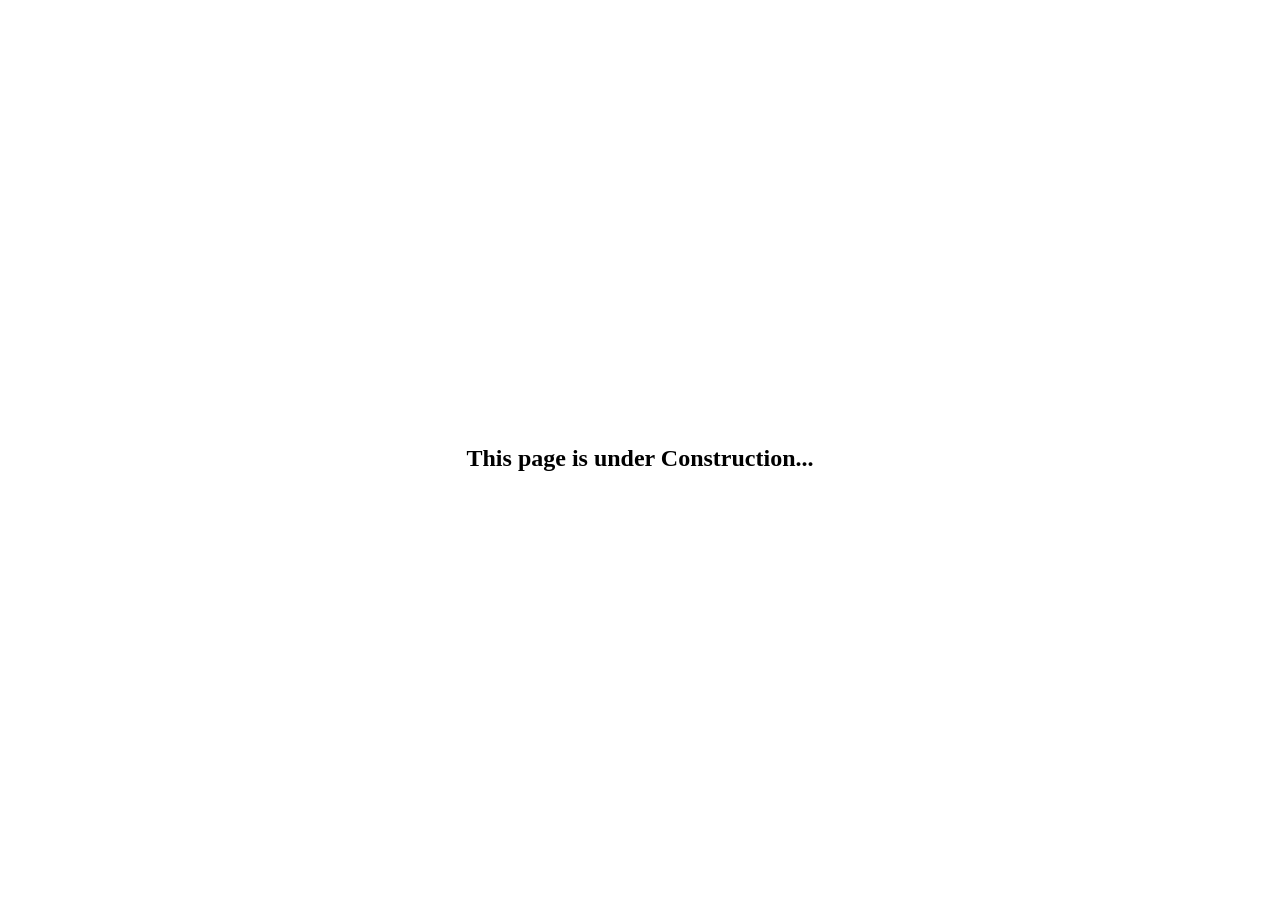
<file: pages/under.html>
<!DOCTYPE html>
<html lang="en">
<head>
    <meta charset="UTF-8">
    <meta name="viewport" content="width=device-width, initial-scale=1.0">
    <title>Under Construction...</title>

    <link rel="icon" type="image/png" href="../images/Bitstep_tab-logo_.png">
</head>
<body>

    <h2>This page is under Construction...</h2>
    

    <style>
        body{
            min-height: 100vh;
            display: flex;
            align-items: center;
            justify-content: center;
        }
    </style>
</body>
</html>
</file>
<file: CSS/carrer.css>
*{
    padding: 0;
    margin: 0;
    scroll-behavior: smooth;
    font-family: "Poppins", sans-serif;
    box-sizing: border-box;
}

nav{
    width: 100%;
    background-color: white;
    display: flex;
    align-items: center;
    justify-content: space-between;
    box-shadow: 0 10px 40px rgba(0, 0, 0, 0.10);
    position: fixed;
    top: 0;
    left: 0;
    z-index: 1000;
}

nav div{
    display: flex;
    align-items: center;
    gap: 20px;
}

nav div .back-btn{
    border-radius: 50%;
    margin-left: 50px;
    transition: .3s ease;
    box-shadow: 0 10px 20px rgba(0, 0, 0, 0.08);
}

nav div .back-btn a{
    display: flex;
    align-items: center;
    justify-content: center;
    text-decoration: none;
    color: white;
    height: 50px;
    width: 50px;
    background-color: #ff6b00;
    border-radius: 50%;
}

nav div .back-btn:hover{
    transform: translateY(-5px);
}

nav div .logo img{
    width: 120px;
    margin: 20px 30px;
}

nav ul{
    display: flex;
    list-style: none;
    gap: 35px;
    margin-right: 50px;
}

nav ul li a{
    text-decoration: none;
    color: black;
    transition: all ease .3s;
    position: relative;
}

nav ul li a:hover,
nav ul li a.active{
    color: #ff6b00;
}

nav ul li a::before{
    content: '';
    position: absolute;
    background: #ff6b00;
    height: 3px;
    bottom: -3px;
    width: 0;
    transition: .5s ease;
}

nav ul li a:hover::before,
nav ul li a.active::before{
    width: 100%;
}

#menu-btn{
    display: none;
    font-size: 32px;
    cursor: pointer;
}


/* Responsiv header  */

@media(max-width:991px) {

    nav{
        padding: 15px 20px;
    }

    nav div .back-btn{
        margin-left: 0;
    }

    nav div .logo img{
        margin: 0;
        width: 100px;
    }

    nav ul{
        margin-right: 0;
    }

    #menu-btn{
        display: block;
    }

    #navbar{
        flex-direction: column;
        align-items: center;
        padding: 20px 0;
        gap: 20px;
        position: absolute;
        top: 85px;
        left: 0;
        width: 100%;
        background: #ffff;
        transition: .4s ease;
        transform: translateX(-100%);
        box-shadow: 0 10px 25px rgba(0, 0, 0, 0.08)
    }

    #navbar.active{
        transform: translateX(0);
    }

}

.scroll-top{
    position: fixed;
    right: 25px;
    bottom: 25px;
    width: 50px;
    height: 50px;
    background: #ff6b00;
    color: #fff;
    border-radius: 50%;
    display: flex;
    justify-content: center;
    align-items: center;
    font-size: 26px;
    cursor: pointer;
    opacity: 0;
    visibility: hidden;
    transition: .3s ease;
    z-index: 999;
    box-shadow: 0 10px 25px rgba(0,0,0,.2);
}

.scroll-top.show{
    opacity: 1;
    visibility: visible;
}

.scroll-top:hover{
    background:#1f2937;
    transform: translateY(-5px);
}

/*====================================
CUSTOM SCROLLBAR
====================================*/

::-webkit-scrollbar{
    width:10px;
}

::-webkit-scrollbar-track{
    background:#f3f3f3;
}

::-webkit-scrollbar-thumb{
    background:#ff6b00;
    border-radius:20px;
}

::-webkit-scrollbar-thumb:hover{
    background:#e65c00;
}

/*====================================
SELECTION
====================================*/

::selection{
    background:#ff6b00;
    color:#fff;
}

/*=========================================
    CAREER GUIDANCE
==========================================*/

.career-guidance{
    padding: 100px 8%;
    background: #f8fbff;
}

.career-guidance .container{
    max-width: 1200px;
    margin: auto;
}

/* Section Title */

.career-guidance .section-title{
    text-align: center;
    margin-bottom: 60px;
}

.career-guidance .section-title h2{
    font-size: 2.6rem;
    color: #0f172a;
    margin-bottom: 15px;
}

.career-guidance .section-title p{
    max-width: 700px;
    margin: auto;
    color: #555;
    font-size: 1rem;
    line-height: 1.8;
}

/* Layout */

.career-content{
    display: flex;
    align-items: flex-start;
    justify-content: space-between;
    gap: 50px;
    margin-bottom: 60px;
}

/* Left Content */

.career-text{
    flex: 1;
}

.career-text h3{
    font-size: 2rem;
    color: #ff6b00;
    margin-bottom: 20px;
}

.career-text p{
    color: #555;
    line-height: 1.9;
    margin-bottom: 18px;
}

/* Service Cards */

.career-services{
    flex: 1;
    display: grid;
    grid-template-columns: repeat(2,1fr);
    gap: 20px;
}

.career-services .service-card{
    background: #fff;
    padding: 30px 20px;
    text-align: center;
    border-radius: 15px;
    box-shadow: 0 5px 20px rgba(0,0,0,.08);
    transition: .3s ease;
}

.career-services .service-card:hover{
    transform: translateY(-8px);
    box-shadow: 0 15px 35px rgba(0,0,0,.15);
}

.career-services .service-card i{
    font-size: 3rem;
    color: #ff6b00;
    margin-bottom: 18px;
}

.career-services .service-card h4{
    font-size: 1.2rem;
    color: #111827;
    margin-bottom: 12px;
}

.career-services .service-card p{
    color: #666;
    font-size: .95rem;
    line-height: 1.7;
}

/* Benefits */

.career-benefits{
    background: #fff;
    padding: 40px;
    border-radius: 15px;
    margin-bottom: 50px;
    box-shadow: 0 5px 20px rgba(0,0,0,.08);
}

.career-benefits h3{
    text-align: center;
    color: #ff6b00;
    font-size: 1.8rem;
    margin-bottom: 25px;
}

.career-benefits ul{
    list-style: none;
    display: grid;
    grid-template-columns: repeat(2,1fr);
    gap: 18px;
    padding: 0;
}

.career-benefits ul li{
    background: #eef5ff;
    padding: 15px 18px;
    border-radius: 10px;
    font-weight: 500;
    color: #333;
}

/* Call To Action */

.career-cta{
    background: linear-gradient(135deg, #f37013, #ff6b00);
    color: #fff;
    text-align: center;
    padding: 60px 30px;
    border-radius: 20px;
}

.career-cta h3{
    font-size: 2rem;
    margin-bottom: 15px;
}

.career-cta p{
    max-width: 700px;
    margin: auto;
    line-height: 1.8;
    margin-bottom: 30px;
}

.career-cta .btn{
    display: inline-block;
    padding: 14px 35px;
    background: #fff;
    color: #ff6b00;
    text-decoration: none;
    font-weight: 600;
    border-radius: 50px;
    transition: .3s ease;
}

.career-cta .btn:hover{
    background: #111827;
    color: #fff;
}

/*=========================================
    RESPONSIVE
==========================================*/

@media(max-width:992px){

    .career-content{
        flex-direction: column;
    }

    .career-services{
        width: 100%;
    }

}

@media(max-width:768px){

    .career-guidance{
        padding: 70px 5%;
    }

    .career-guidance .section-title h2{
        font-size: 2rem;
    }

    .career-text h3,
    .career-benefits h3,
    .career-cta h3{
        font-size: 1.6rem;
    }

    .career-services,
    .career-benefits ul{
        grid-template-columns: 1fr;
    }

    .career-services .service-card{
        padding: 25px 18px;
    }

}

@media(max-width:480px){

    .career-guidance .section-title h2{
        font-size: 1.8rem;
    }

    .career-cta{
        padding: 40px 20px;
    }

    .career-cta .btn{
        display: block;
        width: 100%;
        text-align: center;
    }

}
</file>
<file: CSS/communication.css>
*{
    padding: 0;
    margin: 0;
    scroll-behavior: smooth;
    font-family: "Poppins", sans-serif;
    box-sizing: border-box;
}

nav{
    width: 100%;
    background-color: white;
    display: flex;
    align-items: center;
    justify-content: space-between;
    box-shadow: 0 10px 40px rgba(0, 0, 0, 0.10);
    position: fixed;
    top: 0;
    left: 0;
    z-index: 1000;
}

nav div{
    display: flex;
    align-items: center;
    gap: 20px;
}

nav div .back-btn{
    border-radius: 50%;
    margin-left: 50px;
    transition: .3s ease;
    box-shadow: 0 10px 20px rgba(0, 0, 0, 0.08);
}

nav div .back-btn a{
    display: flex;
    align-items: center;
    justify-content: center;
    text-decoration: none;
    color: white;
    height: 50px;
    width: 50px;
    background-color: #ff6b00;
    border-radius: 50%;
}

nav div .back-btn:hover{
    transform: translateY(-5px);
}

nav div .logo img{
    width: 120px;
    margin: 20px 30px;
}

nav ul{
    display: flex;
    list-style: none;
    gap: 35px;
    margin-right: 50px;
}

nav ul li a{
    text-decoration: none;
    color: black;
    transition: all ease .3s;
    position: relative;
}

nav ul li a:hover,
nav ul li a.active{
    color: #ff6b00;
}

nav ul li a::before{
    content: '';
    position: absolute;
    background: #ff6b00;
    height: 3px;
    bottom: -3px;
    width: 0;
    transition: .5s ease;
}

nav ul li a:hover::before,
nav ul li a.active::before{
    width: 100%;
}

#menu-btn{
    display: none;
    font-size: 32px;
    cursor: pointer;
}


/* Responsiv header  */

@media(max-width:991px) {

    nav{
        padding: 15px 20px;
    }

    nav div .back-btn{
        margin-left: 0;
    }

    nav div .logo img{
        margin: 0;
        width: 100px;
    }

    nav ul{
        margin-right: 0;
    }

    #menu-btn{
        display: block;
    }

    #navbar{
        flex-direction: column;
        align-items: center;
        padding: 20px 0;
        gap: 20px;
        position: absolute;
        top: 85px;
        left: 0;
        width: 100%;
        background: #ffff;
        transition: .4s ease;
        transform: translateX(-100%);
        box-shadow: 0 10px 25px rgba(0, 0, 0, 0.08)
    }

    #navbar.active{
        transform: translateX(0);
    }

}

/*=========================================
    COMMUNICATION SKILLS
==========================================*/

.communication-skills{
    padding: 100px 8%;
    background: #f8fbff;
}

.communication-skills .container{
    max-width: 1200px;
    margin: auto;
}

/* Section Title */

.communication-skills .section-title{
    text-align: center;
    margin-bottom: 60px;
}

.communication-skills .section-title h2{
    font-size: 2.6rem;
    color: #0f172a;
    margin-bottom: 15px;
}

.communication-skills .section-title p{
    max-width: 700px;
    margin: auto;
    color: #555;
    font-size: 1rem;
    line-height: 1.8;
}

/* Layout */

.communication-content{
    display: flex;
    align-items: flex-start;
    justify-content: space-between;
    gap: 50px;
    margin-bottom: 60px;
}

/* Left Content */

.communication-text{
    flex: 1;
}

.communication-text h3{
    font-size: 2rem;
    color: #ff6600;
    margin-bottom: 20px;
}

.communication-text p{
    color: #555;
    line-height: 1.9;
    margin-bottom: 18px;
}

/* Service Cards */

.communication-services{
    flex: 1;
    display: grid;
    grid-template-columns: repeat(2,1fr);
    gap: 20px;
}

.communication-services .service-card{
    background: #fff;
    padding: 30px 20px;
    text-align: center;
    border-radius: 15px;
    box-shadow: 0 5px 20px rgba(0,0,0,.08);
    transition: .3s ease;
}

.communication-services .service-card:hover{
    transform: translateY(-8px);
    box-shadow: 0 15px 35px rgba(0,0,0,.15);
}

.communication-services .service-card i{
    font-size: 3rem;
    color: #ff6600;
    margin-bottom: 18px;
}

.communication-services .service-card h4{
    font-size: 1.2rem;
    color: #111827;
    margin-bottom: 12px;
}

.communication-services .service-card p{
    color: #666;
    font-size: .95rem;
    line-height: 1.7;
}

/* Benefits */

.communication-benefits{
    background: #fff;
    padding: 40px;
    border-radius: 15px;
    margin-bottom: 50px;
    box-shadow: 0 5px 20px rgba(0,0,0,.08);
}

.communication-benefits h3{
    text-align: center;
    color: #ff6600;
    font-size: 1.8rem;
    margin-bottom: 25px;
}

.communication-benefits ul{
    list-style: none;
    display: grid;
    grid-template-columns: repeat(2,1fr);
    gap: 18px;
    padding: 0;
}

.communication-benefits ul li{
    background: #eef5ff;
    padding: 15px 18px;
    border-radius: 10px;
    font-weight: 500;
    color: #333;
}

/* Call To Action */

.communication-cta{
    background: linear-gradient(135deg, #f37013, #ff6b00);
    color: #fff;
    text-align: center;
    padding: 60px 30px;
    border-radius: 20px;
}

.communication-cta h3{
    font-size: 2rem;
    margin-bottom: 15px;
}

.communication-cta p{
    max-width: 700px;
    margin: auto;
    line-height: 1.8;
    margin-bottom: 30px;
}

.communication-cta .btn{
    display: inline-block;
    padding: 14px 35px;
    background: #fff;
    color: #ff6600;
    text-decoration: none;
    font-weight: 600;
    border-radius: 50px;
    transition: .3s ease;
}

.communication-cta .btn:hover{
    background: #111827;
    color: #fff;
}

/*=========================================
    RESPONSIVE
==========================================*/

@media(max-width:992px){

    .communication-content{
        flex-direction: column;
    }

    .communication-services{
        width: 100%;
    }

}

@media(max-width:768px){

    .communication-skills{
        padding: 70px 5%;
    }

    .communication-skills .section-title h2{
        font-size: 2rem;
    }

    .communication-text h3,
    .communication-benefits h3,
    .communication-cta h3{
        font-size: 1.6rem;
    }

    .communication-services,
    .communication-benefits ul{
        grid-template-columns: 1fr;
    }

    .communication-services .service-card{
        padding: 25px 18px;
    }

}

@media(max-width:480px){

    .communication-skills .section-title h2{
        font-size: 1.8rem;
    }

    .communication-cta{
        padding: 40px 20px;
    }

    .communication-cta .btn{
        display: block;
        width: 100%;
        text-align: center;
    }

}

/* =========================
   OUR TEAM
========================= */

#our-team{
    padding: 100px 8%;
    background: #f8f9fc;
}

#our-team .heading{
    text-align: center;
    max-width: 750px;
    margin: 0 auto 60px;
}

#our-team .heading h5{
    color: #ff6600;
    font-size: 16px;
    font-weight: 600;
    letter-spacing: 2px;
    margin-bottom: 10px;
}

#our-team .heading h1{
    font-size: 42px;
    color: #1f2937;
    margin-bottom: 15px;
}

#our-team .heading h1 span{
    color: #ff6600;
}

#our-team .heading p{
    color: #666;
    font-size: 16px;
    line-height: 1.8;
}

/* Team Container */

.team-container{
    display: flex;
    justify-content: center;
    align-items: center;
    flex-wrap: wrap;
    gap: 40px;
}

/* Trainer Card */

.trainer-card{
    width: 380px;
    display: flex;
    flex-direction: column;
    background: #fff;
    border-radius: 18px;
    position: relative;
    overflow: hidden;
    box-shadow: 0 8px 25px rgba(0,0,0,0.12);
    transition: 0.4s ease;
}

.trainer-card::before{
    content: "";
    position: absolute;
    left: 0;
    top: 0;
    width: 100%;
    height: 5px;
    background: #ff6600;
}

.trainer-card:hover{
    transform: translateY(-12px);
    box-shadow: 0 20px 40px rgba(0,0,0,0.18);
}

/* Image */

.trainer-card img{
    width: calc(100% - 40px);
    height: 360px;
    margin: 20px auto 0;
    object-fit: cover;
    border-radius: 12px;
    border: 4px solid #fff;
    box-shadow: 0 8px 20px rgba(0, 0, 0, .12);
}

/* Content */

.trainer-content{
    flex: 1;
    display: flex;
    flex-direction: column;
    padding: 25px;
}

.trainer-content h3{
    font-size: 26px;
    color: #222;
    margin-bottom: 8px;
}

.trainer-content h5{
    color: #ff6600;
    font-size: 17px;
    font-weight: 600;
    margin-bottom: 18px;
}

.trainer-content p{
    color: #555;
    line-height: 1.8;
    font-size: 15px;
    margin-bottom: 20px;
    text-align: justify;
}

/* Skills */

.skills{
    margin-top: auto;
    display: flex;
    flex-wrap: wrap;
    gap: 10px;
}

.skills span{
    background: #ff6600;
    color: #fff;
    padding: 8px 16px;
    border-radius: 30px;
    font-size: 14px;
    font-weight: 500;
    transition: 0.3s;
}

.skills span:hover{
    background: #1f2937;
    cursor: pointer;
}

/* Responsive */

@media (max-width: 992px){

    #our-team{
        padding: 90px 6%;
    }

    .trainer-card{
        width: 340px;
    }
}

@media (max-width: 768px){

    #our-team{
        padding: 110px 20px;
    }

    #our-team .heading h1{
        font-size: 32px;
    }

    .trainer-card{
        width: 100%;
        max-width: 380px;
    }

    .trainer-card img{
        width: calc(100% - 40px);
        height: 320px;
        object-fit: cover;
    }

    .trainer-content h3{
        font-size: 22px;
    }

    .trainer-content h5{
        font-size: 15px;
    }
}

.scroll-top{
    position: fixed;
    right: 25px;
    bottom: 25px;
    width: 50px;
    height: 50px;
    background: #ff6b00;
    color: #fff;
    border-radius: 50%;
    display: flex;
    justify-content: center;
    align-items: center;
    font-size: 26px;
    cursor: pointer;
    opacity: 0;
    visibility: hidden;
    transition: .3s ease;
    z-index: 999;
    box-shadow: 0 10px 25px rgba(0,0,0,.2);
}

.scroll-top.show{
    opacity: 1;
    visibility: visible;
}

.scroll-top:hover{
    background:#1f2937;
    transform: translateY(-5px);
}

/*====================================
CUSTOM SCROLLBAR
====================================*/

::-webkit-scrollbar{
    width:10px;
}

::-webkit-scrollbar-track{
    background:#f3f3f3;
}

::-webkit-scrollbar-thumb{
    background:#ff6b00;
    border-radius:20px;
}

::-webkit-scrollbar-thumb:hover{
    background:#e65c00;
}

/*====================================
SELECTION
====================================*/

::selection{
    background:#ff6b00;
    color:#fff;
}
</file>
<file: CSS/online.css>
*{
    padding: 0;
    margin: 0;
    scroll-behavior: smooth;
    font-family: "Poppins", sans-serif;
    box-sizing: border-box;
}

nav{
    width: 100%;
    background-color: white;
    display: flex;
    align-items: center;
    justify-content: space-between;
    box-shadow: 0 10px 40px rgba(0, 0, 0, 0.10);
    position: fixed;
    top: 0;
    left: 0;
    z-index: 1000;
}

nav div{
    display: flex;
    align-items: center;
    gap: 20px;
}

nav div .back-btn{
    border-radius: 50%;
    margin-left: 50px;
    transition: .3s ease;
    box-shadow: 0 10px 20px rgba(0, 0, 0, 0.08);
}

nav div .back-btn a{
    display: flex;
    align-items: center;
    justify-content: center;
    text-decoration: none;
    color: white;
    height: 50px;
    width: 50px;
    background-color: #ff6b00;
    border-radius: 50%;
}

nav div .back-btn:hover{
    transform: translateY(-5px);
}

nav div .logo img{
    width: 120px;
    margin: 20px 30px;
}

nav ul{
    display: flex;
    list-style: none;
    gap: 35px;
    margin-right: 50px;
}

nav ul li a{
    text-decoration: none;
    color: black;
    transition: all ease .3s;
    position: relative;
}

nav ul li a:hover,
nav ul li a.active{
    color: #ff6b00;
}

nav ul li a::before{
    content: '';
    position: absolute;
    background: #ff6b00;
    height: 3px;
    bottom: -3px;
    width: 0;
    transition: .5s ease;
}

nav ul li a:hover::before,
nav ul li a.active::before{
    width: 100%;
}

#menu-btn{
    display: none;
    font-size: 32px;
    cursor: pointer;
}


/* Responsiv header  */

@media(max-width:991px) {

    nav{
        padding: 15px 20px;
    }

    nav div .back-btn{
        margin-left: 0;
    }

    nav div .logo img{
        margin: 0;
        width: 100px;
    }

    nav ul{
        margin-right: 0;
    }

    #menu-btn{
        display: block;
    }

    #navbar{
        flex-direction: column;
        align-items: center;
        padding: 20px 0;
        gap: 20px;
        position: absolute;
        top: 85px;
        left: 0;
        width: 100%;
        background: #ffff;
        transition: .4s ease;
        transform: translateX(-100%);
        box-shadow: 0 10px 25px rgba(0, 0, 0, 0.08)
    }

    #navbar.active{
        transform: translateX(0);
    }

}

.scroll-top{
    position: fixed;
    right: 25px;
    bottom: 25px;
    width: 50px;
    height: 50px;
    background: #ff6b00;
    color: #fff;
    border-radius: 50%;
    display: flex;
    justify-content: center;
    align-items: center;
    font-size: 26px;
    cursor: pointer;
    opacity: 0;
    visibility: hidden;
    transition: .3s ease;
    z-index: 999;
    box-shadow: 0 10px 25px rgba(0,0,0,.2);
}

.scroll-top.show{
    opacity: 1;
    visibility: visible;
}

.scroll-top:hover{
    background:#1f2937;
    transform: translateY(-5px);
}

/*====================================
CUSTOM SCROLLBAR
====================================*/

::-webkit-scrollbar{
    width:10px;
}

::-webkit-scrollbar-track{
    background:#f3f3f3;
}

::-webkit-scrollbar-thumb{
    background:#ff6b00;
    border-radius:20px;
}

::-webkit-scrollbar-thumb:hover{
    background:#e65c00;
}

/*====================================
SELECTION
====================================*/

::selection{
    background:#ff6b00;
    color:#fff;
}

/*=========================================
    ONLINE CLASSES
==========================================*/

.online-classes{
    padding: 100px 8%;
    background: #f8fbff;
}

.online-classes .container{
    max-width: 1200px;
    margin: auto;
}

/* Section Title */

.online-classes .section-title{
    text-align: center;
    margin-bottom: 60px;
}

.online-classes .section-title h2{
    font-size: 2.6rem;
    color: #0f172a;
    margin-bottom: 15px;
}

.online-classes .section-title span{
    color: #ff6b00;
}

.online-classes .section-title p{
    max-width: 700px;
    margin: auto;
    color: #555;
    font-size: 1rem;
    line-height: 1.8;
}

/*=========================================
    ABOUT CONTENT
==========================================*/

.online-content{
    display: flex;
    align-items: flex-start;
    justify-content: space-between;
    gap: 50px;
    margin-bottom: 60px;
}

.online-text{
    flex: 1;
}

.online-text h3{
    font-size: 2rem;
    color: #ff6b00;
    margin-bottom: 20px;
}

.online-text p{
    color: #555;
    line-height: 1.9;
    margin-bottom: 18px;
}

/*=========================================
    FEATURE CARDS
==========================================*/

.online-features{
    flex: 1;
    display: grid;
    grid-template-columns: repeat(2,1fr);
    gap: 20px;
}

.online-features .feature-card{
    background: #fff;
    padding: 30px 20px;
    text-align: center;
    border-radius: 15px;
    box-shadow: 0 5px 20px rgba(0,0,0,.08);
    transition: .3s ease;
}

.online-features .feature-card:hover{
    transform: translateY(-8px);
    box-shadow: 0 15px 35px rgba(0,0,0,.15);
}

.online-features .feature-card i{
    font-size: 3rem;
    color: #ff6b00;
    margin-bottom: 18px;
}

.online-features .feature-card h4{
    font-size: 1.2rem;
    color: #111827;
    margin-bottom: 12px;
}

.online-features .feature-card p{
    color: #666;
    font-size: .95rem;
    line-height: 1.7;
}

/*=========================================
    BENEFITS
==========================================*/

.online-benefits{
    background: #fff;
    padding: 40px;
    border-radius: 15px;
    margin-bottom: 50px;
    box-shadow: 0 5px 20px rgba(0,0,0,.08);
}

.online-benefits h3{
    text-align: center;
    color: #ff6b00;
    font-size: 1.8rem;
    margin-bottom: 25px;
}

.online-benefits ul{
    list-style: none;
    display: grid;
    grid-template-columns: repeat(2,1fr);
    gap: 18px;
}

.online-benefits ul li{
    background: #eef5ff;
    padding: 15px 18px;
    border-radius: 10px;
    font-weight: 500;
    color: #333;
}

.online-benefits ul li i{
    color: #ff6b00;
    margin-right: 10px;
    font-size: 18px;
}

/*=========================================
    CALL TO ACTION
==========================================*/

.online-cta{
    background: linear-gradient(135deg,#f37013,#ff6b00);
    color: #fff;
    text-align: center;
    padding: 60px 30px;
    border-radius: 20px;
}

.online-cta h3{
    font-size: 2rem;
    margin-bottom: 15px;
}

.online-cta p{
    max-width: 700px;
    margin: auto;
    line-height: 1.8;
    margin-bottom: 30px;
}

.online-cta .btn{
    display: inline-block;
    padding: 14px 35px;
    background: #fff;
    color: #ff6b00;
    text-decoration: none;
    font-weight: 600;
    border-radius: 50px;
    transition: .3s ease;
}

.online-cta .btn:hover{
    background: #111827;
    color: #fff;
}

/*=========================================
    RESPONSIVE
==========================================*/

@media(max-width:992px){

    .online-content{
        flex-direction: column;
    }

    .online-features{
        width: 100%;
    }

}

@media(max-width:768px){

    .online-classes{
        padding: 70px 5%;
    }

    .online-classes .section-title h2{
        font-size: 2rem;
    }

    .online-text h3,
    .online-benefits h3,
    .online-cta h3{
        font-size: 1.6rem;
    }

    .online-features,
    .online-benefits ul{
        grid-template-columns: 1fr;
    }

    .online-features .feature-card{
        padding: 25px 18px;
    }

}

@media(max-width:480px){

    .online-classes .section-title h2{
        font-size: 1.8rem;
    }

    .online-cta{
        padding: 40px 20px;
    }

    .online-cta .btn{
        display: block;
        width: 100%;
        text-align: center;
    }

}
</file>
<file: CSS/personality.css>
*{
    padding: 0;
    margin: 0;
    scroll-behavior: smooth;
    font-family: "Poppins", sans-serif;
    box-sizing: border-box;
}

nav{
    width: 100%;
    background-color: white;
    display: flex;
    align-items: center;
    justify-content: space-between;
    box-shadow: 0 10px 40px rgba(0, 0, 0, 0.10);
    position: fixed;
    top: 0;
    left: 0;
    z-index: 1000;

}

nav div{
    display: flex;
    align-items: center;
    gap: 20px;
}

nav div .back-btn{
    border-radius: 50%;
    margin-left: 50px;
    transition: .3s ease;
    box-shadow: 0 10px 20px rgba(0, 0, 0, 0.08);
}

nav div .back-btn a{
    display: flex;
    align-items: center;
    justify-content: center;
    text-decoration: none;
    color: white;
    height: 50px;
    width: 50px;
    background-color: #ff6b00;
    border-radius: 50%;
}

nav div .back-btn:hover{
    transform: translateY(-5px);
}

nav div .logo img{
    width: 120px;
    margin: 20px 30px;
}

nav ul{
    display: flex;
    list-style: none;
    gap: 35px;
    margin-right: 50px;
}

nav ul li a{
    text-decoration: none;
    color: black;
    transition: all ease .3s;
    position: relative;
}

nav ul li a:hover,
nav ul li a.active{
    color: #ff6b00;
}

nav ul li a::before{
    content: '';
    position: absolute;
    background: #ff6b00;
    height: 3px;
    bottom: -3px;
    width: 0;
    transition: .5s ease;
}

nav ul li a:hover::before,
nav ul li a.active::before{
    width: 100%;
}

#menu-btn{
    display: none;
    font-size: 32px;
    cursor: pointer;
}

section{
    padding-top: 90px;
}



/* Responsiv header  */

@media(max-width:991px) {

    nav{
        padding: 15px 20px;
    }

    nav div .back-btn{
        margin-left: 0;
    }

    nav div .logo img{
        margin: 0;
        width: 100px;
    }

    nav ul{
        margin-right: 0;
    }

    #menu-btn{
        display: block;
    }

    #navbar{
        flex-direction: column;
        align-items: center;
        padding: 20px 0;
        gap: 20px;
        position: absolute;
        top: 85px;
        left: 0;
        width: 100%;
        background: #ffff;
        transition: .4s ease;
        transform: translateX(-100%);
        box-shadow: 0 10px 25px rgba(0, 0, 0, 0.08)
    }

    #navbar.active{
        transform: translateX(0);
    }

}

.scroll-top{
    position: fixed;
    right: 25px;
    bottom: 25px;
    width: 50px;
    height: 50px;
    background: #ff6b00;
    color: #fff;
    border-radius: 50%;
    display: flex;
    justify-content: center;
    align-items: center;
    font-size: 26px;
    cursor: pointer;
    opacity: 0;
    visibility: hidden;
    transition: .3s ease;
    z-index: 999;
    box-shadow: 0 10px 25px rgba(0,0,0,.2);
}

.scroll-top.show{
    opacity: 1;
    visibility: visible;
}

.scroll-top:hover{
    background:#1f2937;
    transform: translateY(-5px);
}

/*====================================
CUSTOM SCROLLBAR
====================================*/

::-webkit-scrollbar{
    width:10px;
}

::-webkit-scrollbar-track{
    background:#f3f3f3;
}

::-webkit-scrollbar-thumb{
    background:#ff6b00;
    border-radius:20px;
}

::-webkit-scrollbar-thumb:hover{
    background:#e65c00;
}

/*====================================
SELECTION
====================================*/

::selection{
    background:#ff6b00;
    color:#fff;
}

/*=========================================
    PERSONALITY DEVELOPMENT
==========================================*/

.personality-development{
    padding: 100px 8%;
    background: #fafcfe;
}

.personality-development .container{
    max-width: 1200px;
    margin: auto;
}

/* Section Title */

.personality-development .section-title{
    text-align: center;
    margin-bottom: 60px;
}

.personality-development .section-title h2{
    font-size: 2.6rem;
    color: #0f172a;
    margin-bottom: 15px;
}

.personality-development .section-title p{
    max-width: 700px;
    margin: auto;
    color: #555;
    font-size: 1rem;
    line-height: 1.8;
}

/* Layout */

.personality-content{
    display: flex;
    align-items: flex-start;
    justify-content: space-between;
    gap: 50px;
    margin-bottom: 60px;
}

/* Left Content */

.personality-text{
    flex: 1;
}

.personality-text h3{
    font-size: 2rem;
    color: #ff6b00;
    margin-bottom: 20px;
}

.personality-text p{
    color: #555;
    line-height: 1.9;
    margin-bottom: 18px;
}

/* Service Cards */

.personality-services{
    flex: 1;
    display: grid;
    grid-template-columns: repeat(2,1fr);
    gap: 20px;
}

.personality-services .service-card{
    background: #fff;
    padding: 30px 20px;
    text-align: center;
    border-radius: 15px;
    box-shadow: 0 5px 20px rgba(0,0,0,.08);
    transition: .3s ease;
}

.personality-services .service-card:hover{
    transform: translateY(-8px);
    box-shadow: 0 15px 35px rgba(0,0,0,.15);
}

.personality-services .service-card i{
    font-size: 3rem;
    color: #ff6b00;
    margin-bottom: 18px;
}

.personality-services .service-card h4{
    font-size: 1.2rem;
    color: #111827;
    margin-bottom: 12px;
}

.personality-services .service-card p{
    color: #666;
    font-size: .95rem;
    line-height: 1.7;
}

/* Benefits */

.personality-benefits{
    background: #fff;
    padding: 40px;
    border-radius: 15px;
    margin-bottom: 50px;
    box-shadow: 0 5px 20px rgba(0,0,0,.08);
}

.personality-benefits h3{
    text-align: center;
    color: #ff6b00;
    font-size: 1.8rem;
    margin-bottom: 25px;
}

.personality-benefits ul{
    list-style: none;
    display: grid;
    grid-template-columns: repeat(2,1fr);
    gap: 18px;
    padding: 0;
}

.personality-benefits ul li{
    background: #eef5ff;
    padding: 15px 18px;
    border-radius: 10px;
    font-weight: 500;
    color: #333;
}

/* Call To Action */

.personality-cta{
    background: linear-gradient(135deg, #f37013, #ff6b00);
    color: #fff;
    text-align: center;
    padding: 60px 30px;
    border-radius: 20px;
}

.personality-cta h3{
    font-size: 2rem;
    margin-bottom: 15px;
}

.personality-cta p{
    max-width: 700px;
    margin: auto;
    line-height: 1.8;
    margin-bottom: 30px;
}

.personality-cta .btn{
    display: inline-block;
    padding: 14px 35px;
    background: #fff;
    color: #ff6b00;
    text-decoration: none;
    font-weight: 600;
    border-radius: 50px;
    transition: .3s;
}

.personality-cta .btn:hover{
    background: #111827;
    color: #fff;
}

/*=========================================
    RESPONSIVE
==========================================*/

@media(max-width:992px){

    .personality-content{
        flex-direction: column;
    }

    .personality-services{
        width: 100%;
    }

}

@media(max-width:768px){

    .personality-development{
        padding: 100px 5%;
    }

    .personality-development .section-title h2{
        font-size: 2rem;
    }

    .personality-text h3,
    .personality-benefits h3,
    .personality-cta h3{
        font-size: 1.6rem;
    }

    .personality-services,
    .personality-benefits ul{
        grid-template-columns: 1fr;
    }

    .personality-services .service-card{
        padding: 25px 18px;
    }

}

@media(max-width:480px){

    .personality-development .section-title h2{
        font-size: 1.8rem;
    }

    .personality-cta{
        padding: 40px 20px;
    }

    .personality-cta .btn{
        width: 100%;
        text-align: center;
    }

}

#our-team{
    padding: 100px 8%;
    background: #f8f9fc;
}

#our-team .heading{
    text-align: center;
    max-width: 750px;
    margin: 0 auto 60px;
}

#our-team .heading h5{
    color: #ff6600;
    font-size: 16px;
    font-weight: 600;
    letter-spacing: 2px;
    margin-bottom: 10px;
}

#our-team .heading h1{
    font-size: 42px;
    color: #1f2937;
    margin-bottom: 15px;
}

#our-team .heading h1 span{
    color: #ff6600;
}

#our-team .heading p{
    color: #666;
    font-size: 16px;
    line-height: 1.8;
}

/* Team Container */

.team-container{
    display: flex;
    justify-content: center;
    align-items: center;
    flex-wrap: wrap;
    gap: 40px;
}

/* Trainer Card */

.trainer-card{
    width: 380px;
    display: flex;
    flex-direction: column;
    background: #fff;
    border-radius: 18px;
    position: relative;
    overflow: hidden;
    box-shadow: 0 8px 25px rgba(0,0,0,0.12);
    transition: 0.4s ease;
}

.trainer-card::before{
    content: "";
    position: absolute;
    left: 0;
    top: 0;
    width: 100%;
    height: 5px;
    background: #ff6600;
}

.trainer-card:hover{
    transform: translateY(-12px);
    box-shadow: 0 20px 40px rgba(0,0,0,0.18);
}

/* Image */

.trainer-card img{
    width: calc(100% - 40px);
    height: 360px;
    margin: 20px auto 0;
    object-fit: cover;
    border-radius: 12px;
    border: 4px solid #fff;
    box-shadow: 0 8px 20px rgba(0, 0, 0, .12);
}

/* Content */

.trainer-content{
    flex: 1;
    display: flex;
    flex-direction: column;
    padding: 25px;
}

.trainer-content h3{
    font-size: 26px;
    color: #222;
    margin-bottom: 8px;
}

.trainer-content h5{
    color: #ff6600;
    font-size: 17px;
    font-weight: 600;
    margin-bottom: 18px;
}

.trainer-content p{
    color: #555;
    line-height: 1.8;
    font-size: 15px;
    margin-bottom: 20px;
    text-align: justify;
}

/* Skills */

.skills{
    margin-top: auto;
    display: flex;
    flex-wrap: wrap;
    gap: 10px;
}

.skills span{
    background: #ff6600;
    color: #fff;
    padding: 8px 16px;
    border-radius: 30px;
    font-size: 14px;
    font-weight: 500;
    transition: 0.3s;
}

.skills span:hover{
    background: #1f2937;
    cursor: pointer;
}

/* Responsive */

@media (max-width: 992px){

    #our-team{
        padding: 70px 6%;
    }

    .trainer-card{
        width: 340px;
    }
}

@media (max-width: 768px){

    #our-team{
        padding: 100px 20px;
    }

    #our-team .heading h1{
        font-size: 32px;
    }

    .trainer-card{
        width: 100%;
        max-width: 380px;
    }

    .trainer-card img{
        width: calc(100% - 40px);
        height: 320px;
        object-fit: cover;
    }

    .trainer-content h3{
        font-size: 22px;
    }

    .trainer-content h5{
        font-size: 15px;
    }
}
</file>
<file: CSS/placement.css>
*{
    padding: 0;
    margin: 0;
    scroll-behavior: smooth;
    font-family: "Poppins", sans-serif;
    box-sizing: border-box;
}

nav{
    width: 100%;
    background-color: white;
    display: flex;
    align-items: center;
    justify-content: space-between;
    box-shadow: 0 10px 40px rgba(0, 0, 0, 0.10);
    position: fixed;
    top: 0;
    left: 0;
    z-index: 1000;

}

nav div{
    display: flex;
    align-items: center;
    gap: 20px;
}

nav div .back-btn{
    border-radius: 50%;
    margin-left: 50px;
    transition: .3s ease;
    box-shadow: 0 10px 20px rgba(0, 0, 0, 0.08);
}

nav div .back-btn a{
    display: flex;
    align-items: center;
    justify-content: center;
    text-decoration: none;
    color: white;
    height: 50px;
    width: 50px;
    background-color: #ff6b00;
    border-radius: 50%;
}

nav div .back-btn:hover{
    transform: translateY(-5px);
}

nav div .logo img{
    width: 120px;
    margin: 20px 30px;
}

nav ul{
    display: flex;
    list-style: none;
    gap: 35px;
    margin-right: 50px;
}

nav ul li a{
    text-decoration: none;
    color: black;
    transition: all ease .3s;
    position: relative;
}

nav ul li a:hover,
nav ul li a.active{
    color: #ff6b00;
}

nav ul li a::before{
    content: '';
    position: absolute;
    background: #ff6b00;
    height: 3px;
    bottom: -3px;
    width: 0;
    transition: .5s ease;
}

nav ul li a:hover::before,
nav ul li a.active::before{
    width: 100%;
}

#menu-btn{
    display: none;
    font-size: 32px;
    cursor: pointer;
}

section{
    padding-top: 90px;
}



/* Responsiv header  */

@media(max-width:991px) {

    nav{
        padding: 15px 20px;
    }

    nav div .back-btn{
        margin-left: 0;
    }

    nav div .logo img{
        margin: 0;
        width: 100px;
    }

    nav ul{
        margin-right: 0;
    }

    #menu-btn{
        display: block;
    }

    #navbar{
        flex-direction: column;
        align-items: center;
        padding: 20px 0;
        gap: 20px;
        position: absolute;
        top: 85px;
        left: 0;
        width: 100%;
        background: #ffff;
        transition: .4s ease;
        transform: translateX(-100%);
        box-shadow: 0 10px 25px rgba(0, 0, 0, 0.08)
    }

    #navbar.active{
        transform: translateX(0);
    }

}

/* ==========================================
   PLACEMENT TRAINING SECTION
========================================== */

.placement-training {
    padding: 100px 8%;
    background: #f8fbff;
}

.placement-training .container {
    max-width: 1200px;
    margin: auto;
}

/* Section Title */
.section-title {
    text-align: center;
    margin-bottom: 60px;
}

.section-title h2 {
    font-size: 2.6rem;
    color: #0f172a;
    margin-bottom: 15px;
}

.section-title p {
    max-width: 700px;
    margin: auto;
    color: #555;
    line-height: 1.8;
    font-size: 1rem;
}

/* Layout */
.placement-content {
    display: flex;
    gap: 50px;
    align-items: flex-start;
    justify-content: space-between;
    margin-bottom: 60px;
}

/* Left Content */
.placement-text {
    flex: 1;
}

.placement-text h3 {
    font-size: 2rem;
    color: #ff6b00;
    margin-bottom: 20px;
}

.placement-text p {
    color: #555;
    line-height: 1.9;
    margin-bottom: 18px;
}

/* Cards */
.placement-services {
    flex: 1;
    display: grid;
    grid-template-columns: repeat(2, 1fr);
    gap: 20px;
}

.service-card {
    background: #fff;
    padding: 30px 20px;
    border-radius: 15px;
    text-align: center;
    transition: 0.3s ease;
    box-shadow: 0 5px 20px rgba(0,0,0,.08);
}

.service-card:hover {
    transform: translateY(-8px);
    box-shadow: 0 15px 35px rgba(0,0,0,.15);
}

.service-card i {
    font-size: 3rem;
    color: #ff6b00;
    margin-bottom: 18px;
}

.service-card h4 {
    font-size: 1.2rem;
    margin-bottom: 12px;
    color: #111827;
}

.service-card p {
    font-size: .95rem;
    color: #666;
    line-height: 1.7;
}

/* Benefits */
.placement-benefits {
    background: #ffffff;
    padding: 40px;
    border-radius: 15px;
    margin-bottom: 50px;
    box-shadow: 0 5px 20px rgba(0,0,0,.08);
}

.placement-benefits h3 {
    text-align: center;
    color: #ff6b00;
    margin-bottom: 25px;
    font-size: 1.8rem;
}

.placement-benefits ul {
    list-style: none;
    display: grid;
    grid-template-columns: repeat(2, 1fr);
    gap: 18px;
    padding: 0;
}

.placement-benefits li {
    background: #eef5ff;
    padding: 15px 18px;
    border-radius: 10px;
    color: #333;
    font-weight: 500;
}

/* CTA */
.placement-cta {
    background: linear-gradient(135deg, #f37013, #ff6b00);
    color: #fff;
    text-align: center;
    padding: 60px 30px;
    border-radius: 20px;
}

.placement-cta h3 {
    font-size: 2rem;
    margin-bottom: 15px;
}

.placement-cta p {
    max-width: 700px;
    margin: auto;
    line-height: 1.8;
    margin-bottom: 30px;
}

.placement-cta .btn {
    display: inline-block;
    padding: 14px 35px;
    background: #fff;
    color: #ff6b00;
    text-decoration: none;
    font-weight: 600;
    border-radius: 50px;
    transition: .3s;
}

.placement-cta .btn:hover {
    background: #111827;
    color: #fff;
}

/* ==========================================
   RESPONSIVE
========================================== */

@media (max-width: 992px) {

    .placement-content {
        flex-direction: column;
    }

    .placement-services {
        width: 100%;
    }

}

@media (max-width: 768px) {

    .placement-training {
        padding: 70px 5%;
    }

    .section-title h2 {
        font-size: 2rem;
    }

    .placement-text h3,
    .placement-benefits h3,
    .placement-cta h3 {
        font-size: 1.6rem;
    }

    .placement-services,
    .placement-benefits ul {
        grid-template-columns: 1fr;
    }

    .service-card {
        padding: 25px 18px;
    }

}

@media (max-width: 480px) {

    .section-title h2 {
        font-size: 1.8rem;
    }

    .placement-cta {
        padding: 40px 20px;
    }

    .placement-cta .btn {
        width: 100%;
        text-align: center;
    }

}

/* =========================
   OUR TEAM
========================= */

#our-team{
    padding: 100px 8%;
    background: #f8f9fc;
}

#our-team .heading{
    text-align: center;
    max-width: 750px;
    margin: 0 auto 60px;
}

#our-team .heading h5{
    color: #ff6600;
    font-size: 16px;
    font-weight: 600;
    letter-spacing: 2px;
    margin-bottom: 10px;
}

#our-team .heading h1{
    font-size: 42px;
    color: #1f2937;
    margin-bottom: 15px;
}

#our-team .heading h1 span{
    color: #ff6600;
}

#our-team .heading p{
    color: #666;
    font-size: 16px;
    line-height: 1.8;
}

/* Team Container */

.team-container{
    display: flex;
    justify-content: center;
    align-items: center;
    flex-wrap: wrap;
    gap: 40px;
}

/* Trainer Card */

.trainer-card{
    width: 380px;
    display: flex;
    flex-direction: column;
    background: #fff;
    border-radius: 18px;
    position: relative;
    overflow: hidden;
    box-shadow: 0 8px 25px rgba(0,0,0,0.12);
    transition: 0.4s ease;
}

.trainer-card::before{
    content: "";
    position: absolute;
    left: 0;
    top: 0;
    width: 100%;
    height: 5px;
    background: #ff6600;
}

.trainer-card:hover{
    transform: translateY(-12px);
    box-shadow: 0 20px 40px rgba(0,0,0,0.18);
}

/* Image */

.trainer-card img{
    width: calc(100% - 40px);
    height: 360px;
    margin: 20px auto 0;
    object-fit: cover;
    border-radius: 12px;
    border: 4px solid #fff;
    box-shadow: 0 8px 20px rgba(0, 0, 0, .12);
}

/* Content */

.trainer-content{
    flex: 1;
    display: flex;
    flex-direction: column;
    padding: 25px;
}

.trainer-content h3{
    font-size: 26px;
    color: #222;
    margin-bottom: 8px;
}

.trainer-content h5{
    color: #ff6600;
    font-size: 17px;
    font-weight: 600;
    margin-bottom: 18px;
}

.trainer-content p{
    color: #555;
    line-height: 1.8;
    font-size: 15px;
    margin-bottom: 20px;
    text-align: justify;
}

/* Skills */

.skills{
    margin-top: auto;
    display: flex;
    flex-wrap: wrap;
    gap: 10px;
}

.skills span{
    background: #ff6600;
    color: #fff;
    padding: 8px 16px;
    border-radius: 30px;
    font-size: 14px;
    font-weight: 500;
    transition: 0.3s;
}

.skills span:hover{
    background: #1f2937;
    cursor: pointer;
}

/* Responsive */

@media (max-width: 992px){

    #our-team{
        padding: 70px 6%;
    }

    .trainer-card{
        width: 340px;
    }
}

@media (max-width: 768px){

    #our-team{
        padding: 100px 20px;
    }

    #our-team .heading h1{
        font-size: 32px;
    }

    .trainer-card{
        width: 100%;
        max-width: 380px;
    }

    .trainer-card img{
        width: calc(100% - 40px);
        height: 320px;
        object-fit: cover;
    }

    .trainer-content h3{
        font-size: 22px;
    }

    .trainer-content h5{
        font-size: 15px;
    }
}

.scroll-top{
    position: fixed;
    right: 25px;
    bottom: 25px;
    width: 50px;
    height: 50px;
    background: #ff6b00;
    color: #fff;
    border-radius: 50%;
    display: flex;
    justify-content: center;
    align-items: center;
    font-size: 26px;
    cursor: pointer;
    opacity: 0;
    visibility: hidden;
    transition: .3s ease;
    z-index: 999;
    box-shadow: 0 10px 25px rgba(0,0,0,.2);
}

.scroll-top.show{
    opacity: 1;
    visibility: visible;
}

.scroll-top:hover{
    background:#1f2937;
    transform: translateY(-5px);
}

/*====================================
CUSTOM SCROLLBAR
====================================*/

::-webkit-scrollbar{
    width:10px;
}

::-webkit-scrollbar-track{
    background:#f3f3f3;
}

::-webkit-scrollbar-thumb{
    background:#ff6b00;
    border-radius:20px;
}

::-webkit-scrollbar-thumb:hover{
    background:#e65c00;
}

/*====================================
SELECTION
====================================*/

::selection{
    background:#ff6b00;
    color:#fff;
}
</file>
<file: CSS/practical.css>
*{
    padding: 0;
    margin: 0;
    scroll-behavior: smooth;
    font-family: "Poppins", sans-serif;
    box-sizing: border-box;
}

nav{
    width: 100%;
    background-color: white;
    display: flex;
    align-items: center;
    justify-content: space-between;
    box-shadow: 0 10px 40px rgba(0, 0, 0, 0.10);
    position: fixed;
    top: 0;
    left: 0;
    z-index: 1000;
}

nav div{
    display: flex;
    align-items: center;
    gap: 20px;
}

nav div .back-btn{
    border-radius: 50%;
    margin-left: 50px;
    transition: .3s ease;
    box-shadow: 0 10px 20px rgba(0, 0, 0, 0.08);
}

nav div .back-btn a{
    display: flex;
    align-items: center;
    justify-content: center;
    text-decoration: none;
    color: white;
    height: 50px;
    width: 50px;
    background-color: #ff6b00;
    border-radius: 50%;
}

nav div .back-btn:hover{
    transform: translateY(-5px);
}

nav div .logo img{
    width: 120px;
    margin: 20px 30px;
}

nav ul{
    display: flex;
    list-style: none;
    gap: 35px;
    margin-right: 50px;
}

nav ul li a{
    text-decoration: none;
    color: black;
    transition: all ease .3s;
    position: relative;
}

nav ul li a:hover,
nav ul li a.active{
    color: #ff6b00;
}

nav ul li a::before{
    content: '';
    position: absolute;
    background: #ff6b00;
    height: 3px;
    bottom: -3px;
    width: 0;
    transition: .5s ease;
}

nav ul li a:hover::before,
nav ul li a.active::before{
    width: 100%;
}

#menu-btn{
    display: none;
    font-size: 32px;
    cursor: pointer;
}


/* Responsiv header  */

@media(max-width:991px) {

    nav{
        padding: 15px 20px;
    }

    nav div .back-btn{
        margin-left: 0;
    }

    nav div .logo img{
        margin: 0;
        width: 100px;
    }

    nav ul{
        margin-right: 0;
    }

    #menu-btn{
        display: block;
    }

    #navbar{
        flex-direction: column;
        align-items: center;
        padding: 20px 0;
        gap: 20px;
        position: absolute;
        top: 85px;
        left: 0;
        width: 100%;
        background: #ffff;
        transition: .4s ease;
        transform: translateX(-100%);
        box-shadow: 0 10px 25px rgba(0, 0, 0, 0.08)
    }

    #navbar.active{
        transform: translateX(0);
    }

}

.scroll-top{
    position: fixed;
    right: 25px;
    bottom: 25px;
    width: 50px;
    height: 50px;
    background: #ff6b00;
    color: #fff;
    border-radius: 50%;
    display: flex;
    justify-content: center;
    align-items: center;
    font-size: 26px;
    cursor: pointer;
    opacity: 0;
    visibility: hidden;
    transition: .3s ease;
    z-index: 999;
    box-shadow: 0 10px 25px rgba(0,0,0,.2);
}

.scroll-top.show{
    opacity: 1;
    visibility: visible;
}

.scroll-top:hover{
    background:#1f2937;
    transform: translateY(-5px);
}

/*====================================
CUSTOM SCROLLBAR
====================================*/

::-webkit-scrollbar{
    width:10px;
}

::-webkit-scrollbar-track{
    background:#f3f3f3;
}

::-webkit-scrollbar-thumb{
    background:#ff6b00;
    border-radius:20px;
}

::-webkit-scrollbar-thumb:hover{
    background:#e65c00;
}

/*====================================
SELECTION
====================================*/

::selection{
    background:#ff6b00;
    color:#fff;
}

/*=========================================
    PRACTICAL LEARNING
==========================================*/

.practical-learning{
    padding: 100px 8%;
    background: #f8fbff;
}

.practical-learning .container{
    max-width: 1200px;
    margin: auto;
}

/* Section Title */

.practical-learning .section-title{
    text-align: center;
    margin-bottom: 60px;
}

.practical-learning .section-title h2{
    font-size: 2.6rem;
    color: #0f172a;
    margin-bottom: 15px;
}

.practical-learning .section-title p{
    max-width: 700px;
    margin: auto;
    color: #555;
    font-size: 1rem;
    line-height: 1.8;
}

/* Layout */

.practical-content{
    display: flex;
    align-items: flex-start;
    justify-content: space-between;
    gap: 50px;
    margin-bottom: 60px;
}

/* Left Content */

.practical-text{
    flex: 1;
}

.practical-text h3{
    font-size: 2rem;
    color: #ff6b00;
    margin-bottom: 20px;
}

.practical-text p{
    color: #555;
    line-height: 1.9;
    margin-bottom: 18px;
}

/* Service Cards */

.practical-services{
    flex: 1;
    display: grid;
    grid-template-columns: repeat(2,1fr);
    gap: 20px;
}

.practical-services .service-card{
    background: #fff;
    padding: 30px 20px;
    text-align: center;
    border-radius: 15px;
    box-shadow: 0 5px 20px rgba(0,0,0,.08);
    transition: .3s ease;
}

.practical-services .service-card:hover{
    transform: translateY(-8px);
    box-shadow: 0 15px 35px rgba(0,0,0,.15);
}

.practical-services .service-card i{
    font-size: 3rem;
    color: #ff6b00;
    margin-bottom: 18px;
}

.practical-services .service-card h4{
    font-size: 1.2rem;
    color: #111827;
    margin-bottom: 12px;
}

.practical-services .service-card p{
    color: #666;
    font-size: .95rem;
    line-height: 1.7;
}

/* Benefits */

.practical-benefits{
    background: #fff;
    padding: 40px;
    border-radius: 15px;
    margin-bottom: 50px;
    box-shadow: 0 5px 20px rgba(0,0,0,.08);
}

.practical-benefits h3{
    text-align: center;
    color: #ff6b00;
    font-size: 1.8rem;
    margin-bottom: 25px;
}

.practical-benefits ul{
    list-style: none;
    display: grid;
    grid-template-columns: repeat(2,1fr);
    gap: 18px;
    padding: 0;
}

.practical-benefits ul li{
    background: #eef5ff;
    padding: 15px 18px;
    border-radius: 10px;
    font-weight: 500;
    color: #333;
}

/* Call To Action */

.practical-cta{
    background: linear-gradient(135deg, #f37013, #ff6b00);
    color: #fff;
    text-align: center;
    padding: 60px 30px;
    border-radius: 20px;
}

.practical-cta h3{
    font-size: 2rem;
    margin-bottom: 15px;
}

.practical-cta p{
    max-width: 700px;
    margin: auto;
    line-height: 1.8;
    margin-bottom: 30px;
}

.practical-cta .btn{
    display: inline-block;
    padding: 14px 35px;
    background: #fff;
    color: #ff6b00;
    text-decoration: none;
    font-weight: 600;
    border-radius: 50px;
    transition: .3s ease;
}

.practical-cta .btn:hover{
    background: #111827;
    color: #fff;
}

/*=========================================
    RESPONSIVE
==========================================*/

@media(max-width:992px){

    .practical-content{
        flex-direction: column;
    }

    .practical-services{
        width: 100%;
    }

}

@media(max-width:768px){

    .practical-learning{
        padding: 70px 5%;
    }

    .practical-learning .section-title h2{
        font-size: 2rem;
    }

    .practical-text h3,
    .practical-benefits h3,
    .practical-cta h3{
        font-size: 1.6rem;
    }

    .practical-services,
    .practical-benefits ul{
        grid-template-columns: 1fr;
    }

    .practical-services .service-card{
        padding: 25px 18px;
    }

}

@media(max-width:480px){

    .practical-learning .section-title h2{
        font-size: 1.8rem;
    }

    .practical-cta{
        padding: 40px 20px;
    }

    .practical-cta .btn{
        width: 100%;
        text-align: center;
    }

}
</file>
<file: CSS/summer.css>
*{
    padding: 0;
    margin: 0;
    scroll-behavior: smooth;
    font-family: "Poppins", sans-serif;
    box-sizing: border-box;
}

nav{
    width: 100%;
    background-color: white;
    display: flex;
    align-items: center;
    justify-content: space-between;
    box-shadow: 0 10px 40px rgba(0, 0, 0, 0.10);
    position: fixed;
    top: 0;
    left: 0;
    z-index: 1000;
}

nav div{
    display: flex;
    align-items: center;
    gap: 20px;
}

nav div .back-btn{
    border-radius: 50%;
    margin-left: 50px;
    transition: .3s ease;
    box-shadow: 0 10px 20px rgba(0, 0, 0, 0.08);
}

nav div .back-btn a{
    display: flex;
    align-items: center;
    justify-content: center;
    text-decoration: none;
    color: white;
    height: 50px;
    width: 50px;
    background-color: #ff6b00;
    border-radius: 50%;
}

nav div .back-btn:hover{
    transform: translateY(-5px);
}

nav div .logo img{
    width: 120px;
    margin: 20px 30px;
}

nav ul{
    display: flex;
    list-style: none;
    gap: 35px;
    margin-right: 50px;
}

nav ul li a{
    text-decoration: none;
    color: black;
    transition: all ease .3s;
    position: relative;
}

nav ul li a:hover,
nav ul li a.active{
    color: #ff6b00;
}

nav ul li a::before{
    content: '';
    position: absolute;
    background: #ff6b00;
    height: 3px;
    bottom: -3px;
    width: 0;
    transition: .5s ease;
}

nav ul li a:hover::before,
nav ul li a.active::before{
    width: 100%;
}

#menu-btn{
    display: none;
    font-size: 32px;
    cursor: pointer;
}


/* Responsiv header  */

@media(max-width:991px) {

    nav{
        padding: 15px 20px;
    }

    nav div .back-btn{
        margin-left: 0;
    }

    nav div .logo img{
        margin: 0;
        width: 100px;
    }

    nav ul{
        margin-right: 0;
    }

    #menu-btn{
        display: block;
    }

    #navbar{
        flex-direction: column;
        align-items: center;
        padding: 20px 0;
        gap: 20px;
        position: absolute;
        top: 85px;
        left: 0;
        width: 100%;
        background: #ffff;
        transition: .4s ease;
        transform: translateX(-100%);
        box-shadow: 0 10px 25px rgba(0, 0, 0, 0.08)
    }

    #navbar.active{
        transform: translateX(0);
    }

}

.scroll-top{
    position: fixed;
    right: 25px;
    bottom: 25px;
    width: 50px;
    height: 50px;
    background: #ff6b00;
    color: #fff;
    border-radius: 50%;
    display: flex;
    justify-content: center;
    align-items: center;
    font-size: 26px;
    cursor: pointer;
    opacity: 0;
    visibility: hidden;
    transition: .3s ease;
    z-index: 999;
    box-shadow: 0 10px 25px rgba(0,0,0,.2);
}

.scroll-top.show{
    opacity: 1;
    visibility: visible;
}

.scroll-top:hover{
    background:#1f2937;
    transform: translateY(-5px);
}

/*====================================
CUSTOM SCROLLBAR
====================================*/

::-webkit-scrollbar{
    width:10px;
}

::-webkit-scrollbar-track{
    background:#f3f3f3;
}

::-webkit-scrollbar-thumb{
    background:#ff6b00;
    border-radius:20px;
}

::-webkit-scrollbar-thumb:hover{
    background:#e65c00;
}

/*====================================
SELECTION
====================================*/

::selection{
    background:#ff6b00;
    color:#fff;
}

/*=========================================
    SUMMER CLASSES
==========================================*/

.summer-classes{
    padding: 100px 8%;
    background: #f8fbff;
}

.summer-classes .container{
    max-width: 1200px;
    margin: auto;
}

/*=========================================
    SECTION TITLE
==========================================*/

.summer-classes .section-title{
    text-align: center;
    margin-bottom: 60px;
}

.summer-classes .section-title h2{
    font-size: 2.6rem;
    color: #0f172a;
    margin-bottom: 15px;
}

.summer-classes .section-title span{
    color: #ff6b00;
}

.summer-classes .section-title p{
    max-width: 750px;
    margin: auto;
    color: #555;
    font-size: 1rem;
    line-height: 1.8;
}

/*=========================================
    CONTENT
==========================================*/

.summer-content{
    display: flex;
    justify-content: space-between;
    align-items: flex-start;
    gap: 50px;
    margin-bottom: 60px;
}

.summer-text{
    flex: 1;
}

.summer-text h3{
    color: #ff6b00;
    font-size: 2rem;
    margin-bottom: 20px;
}

.summer-text p{
    color: #555;
    line-height: 1.9;
    margin-bottom: 18px;
}

/*=========================================
    PROGRAM CARDS
==========================================*/

.summer-programs{
    flex: 1;
    display: grid;
    grid-template-columns: repeat(2,1fr);
    gap: 20px;
}

.summer-programs .program-card{
    background: #fff;
    padding: 30px 20px;
    border-radius: 15px;
    text-align: center;
    box-shadow: 0 5px 20px rgba(0,0,0,.08);
    transition: .3s ease;
}

.summer-programs .program-card:hover{
    transform: translateY(-8px);
    box-shadow: 0 15px 35px rgba(0,0,0,.15);
}

.summer-programs .program-card i{
    font-size: 3rem;
    color: #ff6b00;
    margin-bottom: 18px;
}

.summer-programs .program-card h4{
    color: #111827;
    font-size: 1.2rem;
    margin-bottom: 12px;
}

.summer-programs .program-card p{
    color: #666;
    line-height: 1.7;
    font-size: .95rem;
}

/*=========================================
    HIGHLIGHTS
==========================================*/

.summer-highlights{
    background: #fff;
    padding: 40px;
    border-radius: 15px;
    margin-bottom: 50px;
    box-shadow: 0 5px 20px rgba(0,0,0,.08);
}

.summer-highlights h3{
    text-align: center;
    color: #ff6b00;
    font-size: 1.8rem;
    margin-bottom: 25px;
}

.summer-highlights ul{
    list-style: none;
    display: grid;
    grid-template-columns: repeat(2,1fr);
    gap: 18px;
}

.summer-highlights ul li{
    background: #eef5ff;
    padding: 15px 18px;
    border-radius: 10px;
    color: #333;
    font-weight: 500;
}

.summer-highlights ul li i{
    color: #ff6b00;
    margin-right: 10px;
    font-size: 18px;
}

/*=========================================
    CALL TO ACTION
==========================================*/

.summer-cta{
    background: linear-gradient(135deg,#f37013,#ff6b00);
    color: #fff;
    text-align: center;
    padding: 60px 30px;
    border-radius: 20px;
}

.summer-cta h3{
    font-size: 2rem;
    margin-bottom: 15px;
}

.summer-cta p{
    max-width: 700px;
    margin: auto;
    line-height: 1.8;
    margin-bottom: 30px;
}

.summer-cta .btn{
    display: inline-block;
    padding: 14px 35px;
    background: #fff;
    color: #ff6b00;
    text-decoration: none;
    font-weight: 600;
    border-radius: 50px;
    transition: .3s ease;
}

.summer-cta .btn:hover{
    background: #111827;
    color: #fff;
}

/*=========================================
    RESPONSIVE
==========================================*/

@media(max-width:992px){

    .summer-content{
        flex-direction: column;
    }

    .summer-programs{
        width: 100%;
    }

}

@media(max-width:768px){

    .summer-classes{
        padding: 70px 5%;
    }

    .summer-classes .section-title h2{
        font-size: 2rem;
    }

    .summer-text h3,
    .summer-highlights h3,
    .summer-cta h3{
        font-size: 1.6rem;
    }

    .summer-programs,
    .summer-highlights ul{
        grid-template-columns: 1fr;
    }

    .summer-programs .program-card{
        padding: 25px 18px;
    }

}

@media(max-width:480px){

    .summer-classes .section-title h2{
        font-size: 1.8rem;
    }

    .summer-cta{
        padding: 40px 20px;
    }

    .summer-cta .btn{
        display: block;
        width: 100%;
        text-align: center;
    }

}
</file>
<file: CSS/Trainers.css>
*{
    padding: 0;
    margin: 0;
    scroll-behavior: smooth;
    font-family: "Poppins", sans-serif;
    box-sizing: border-box;
}

nav{
    width: 100%;
    background-color: white;
    display: flex;
    align-items: center;
    justify-content: space-between;
    box-shadow: 0 10px 40px rgba(0, 0, 0, 0.10);
    position: fixed;
    top: 0;
    left: 0;
    z-index: 1000;

}

nav div{
    display: flex;
    align-items: center;
    gap: 20px;
}

nav div .back-btn{
    border-radius: 50%;
    margin-left: 50px;
    transition: .3s ease;
    box-shadow: 0 10px 20px rgba(0, 0, 0, 0.08);
}

nav div .back-btn a{
    display: flex;
    align-items: center;
    justify-content: center;
    text-decoration: none;
    color: white;
    height: 50px;
    width: 50px;
    background-color: #ff6b00;
    border-radius: 50%;
}

nav div .back-btn:hover{
    transform: translateY(-5px);
}

nav div .logo img{
    width: 120px;
    margin: 20px 30px;
}

nav ul{
    display: flex;
    list-style: none;
    gap: 35px;
    margin-right: 50px;
}

nav ul li a{
    text-decoration: none;
    color: black;
    transition: all ease .3s;
    position: relative;
}

nav ul li a:hover,
nav ul li a.active{
    color: #ff6b00;
}

nav ul li a::before{
    content: '';
    position: absolute;
    background: #ff6b00;
    height: 3px;
    bottom: -3px;
    width: 0;
    transition: .5s ease;
}

nav ul li a:hover::before,
nav ul li a.active::before{
    width: 100%;
}

#menu-btn{
    display: none;
    font-size: 32px;
    cursor: pointer;
}

section{
    padding-top: 90px;
}



/* Responsiv header  */

@media(max-width:991px) {

    nav{
        padding: 15px 20px;
    }

    nav div .back-btn{
        margin-left: 0;
    }

    nav div .logo img{
        margin: 0;
        width: 100px;
    }

    nav ul{
        margin-right: 0;
    }

    #menu-btn{
        display: block;
    }

    #navbar{
        flex-direction: column;
        align-items: center;
        padding: 20px 0;
        gap: 20px;
        position: absolute;
        top: 85px;
        left: 0;
        width: 100%;
        background: #ffff;
        transition: .4s ease;
        transform: translateX(-100%);
        box-shadow: 0 10px 25px rgba(0, 0, 0, 0.08)
    }

    #navbar.active{
        transform: translateX(0);
    }

}

.training{
    width:90%;
    max-width:1300px;
    margin:auto;
    padding:110px 0;
}

.heading{
    text-align:center;
    margin-bottom:60px;
}

.heading h5{
    color:#ff6600;
    letter-spacing:2px;
    margin-bottom:10px;
}

.heading h1{
    font-size:45px;
    margin-bottom:20px;
}

.heading span{
    color:#ff6600;
}

.heading p{
    max-width:750px;
    margin:auto;
    color:#666;
    line-height:1.8;
}

.program-container{
    display:grid;
    grid-template-columns:repeat(auto-fit,minmax(320px,1fr));
    gap:30px;
}

.program-card{
    background:#fff;
    border-radius:15px;
    border: 1px solid #eee;
    overflow:hidden;
    box-shadow:0 10px 25px rgba(0,0,0,.08);
    transition:.4s;
}

.program-card:hover{
    border-color: #ff6600;
    transform:translateY(-10px);
}

.program-card img{
    width:100%;
    height:220px;
    object-fit:cover;
}

.content{
    padding:25px;
}

.content i{
    font-size:38px;
    color:#ff6600;
    margin-bottom:15px;
}

.content h3{
    margin-bottom:12px;
    font-size:22px;
}

.content p{
    color:#666;
    line-height:1.7;
}

/* =========================
   OUR TEAM
========================= */

#our-team{
    padding: 100px 8%;
    background: #f8f9fc;
}

#our-team .heading{
    text-align: center;
    max-width: 750px;
    margin: 0 auto 60px;
}

#our-team .heading h5{
    color: #ff6600;
    font-size: 16px;
    font-weight: 600;
    letter-spacing: 2px;
    margin-bottom: 10px;
}

#our-team .heading h1{
    font-size: 42px;
    color: #1f2937;
    margin-bottom: 15px;
}

#our-team .heading h1 span{
    color: #ff6600;
}

#our-team .heading p{
    color: #666;
    font-size: 16px;
    line-height: 1.8;
}

/* Team Container */

.team-container{
    display: flex;
    justify-content: center;
    align-items: center;
    flex-wrap: wrap;
    gap: 40px;
}

/* Trainer Card */

.trainer-card{
    width: 380px;
    display: flex;
    flex-direction: column;
    background: #fff;
    border-radius: 18px;
    position: relative;
    overflow: hidden;
    box-shadow: 0 8px 25px rgba(0,0,0,0.12);
    transition: 0.4s ease;
}

.trainer-card::before{
    content: "";
    position: absolute;
    left: 0;
    top: 0;
    width: 100%;
    height: 5px;
    background: #ff6600;
}

.trainer-card:hover{
    transform: translateY(-12px);
    box-shadow: 0 20px 40px rgba(0,0,0,0.18);
}

/* Image */

.trainer-card img{
    width: calc(100% - 40px);
    height: 360px;
    margin: 20px auto 0;
    object-fit: cover;
    border-radius: 12px;
    border: 4px solid #fff;
    box-shadow: 0 8px 20px rgba(0, 0, 0, .12);
}

/* Content */

.trainer-content{
    flex: 1;
    display: flex;
    flex-direction: column;
    padding: 25px;
}

.trainer-content h3{
    font-size: 26px;
    color: #222;
    margin-bottom: 8px;
}

.trainer-content h5{
    color: #ff6600;
    font-size: 17px;
    font-weight: 600;
    margin-bottom: 18px;
}

.trainer-content p{
    color: #555;
    line-height: 1.8;
    font-size: 15px;
    margin-bottom: 20px;
    text-align: justify;
}

/* Skills */

.skills{
    margin-top: auto;
    display: flex;
    flex-wrap: wrap;
    gap: 10px;
}

.skills span{
    background: #ff6600;
    color: #fff;
    padding: 8px 16px;
    border-radius: 30px;
    font-size: 14px;
    font-weight: 500;
    transition: 0.3s;
}

.skills span:hover{
    background: #1f2937;
    cursor: pointer;
}

/* Responsive */

@media (max-width: 992px){

    #our-team{
        padding: 70px 6%;
    }

    .trainer-card{
        width: 340px;
    }
}

@media (max-width: 768px){

    #our-team{
        padding: 100px 20px;
    }

    #our-team .heading h1{
        font-size: 32px;
    }

    .trainer-card{
        width: 100%;
        max-width: 380px;
    }

    .trainer-card img{
        width: calc(100% - 40px);
        height: 320px;
        object-fit: cover;
    }

    .trainer-content h3{
        font-size: 22px;
    }

    .trainer-content h5{
        font-size: 15px;
    }
}

.scroll-top{
    position: fixed;
    right: 25px;
    bottom: 25px;
    width: 50px;
    height: 50px;
    background: #ff6b00;
    color: #fff;
    border-radius: 50%;
    display: flex;
    justify-content: center;
    align-items: center;
    font-size: 26px;
    cursor: pointer;
    opacity: 0;
    visibility: hidden;
    transition: .3s ease;
    z-index: 999;
    box-shadow: 0 10px 25px rgba(0,0,0,.2);
}

.scroll-top.show{
    opacity: 1;
    visibility: visible;
}

.scroll-top:hover{
    background:#1f2937;
    transform: translateY(-5px);
}

/*====================================
CUSTOM SCROLLBAR
====================================*/

::-webkit-scrollbar{
    width:10px;
}

::-webkit-scrollbar-track{
    background:#f3f3f3;
}

::-webkit-scrollbar-thumb{
    background:#ff6b00;
    border-radius:20px;
}

::-webkit-scrollbar-thumb:hover{
    background:#e65c00;
}

/*====================================
SELECTION
====================================*/

::selection{
    background:#ff6b00;
    color:#fff;
}
</file>
